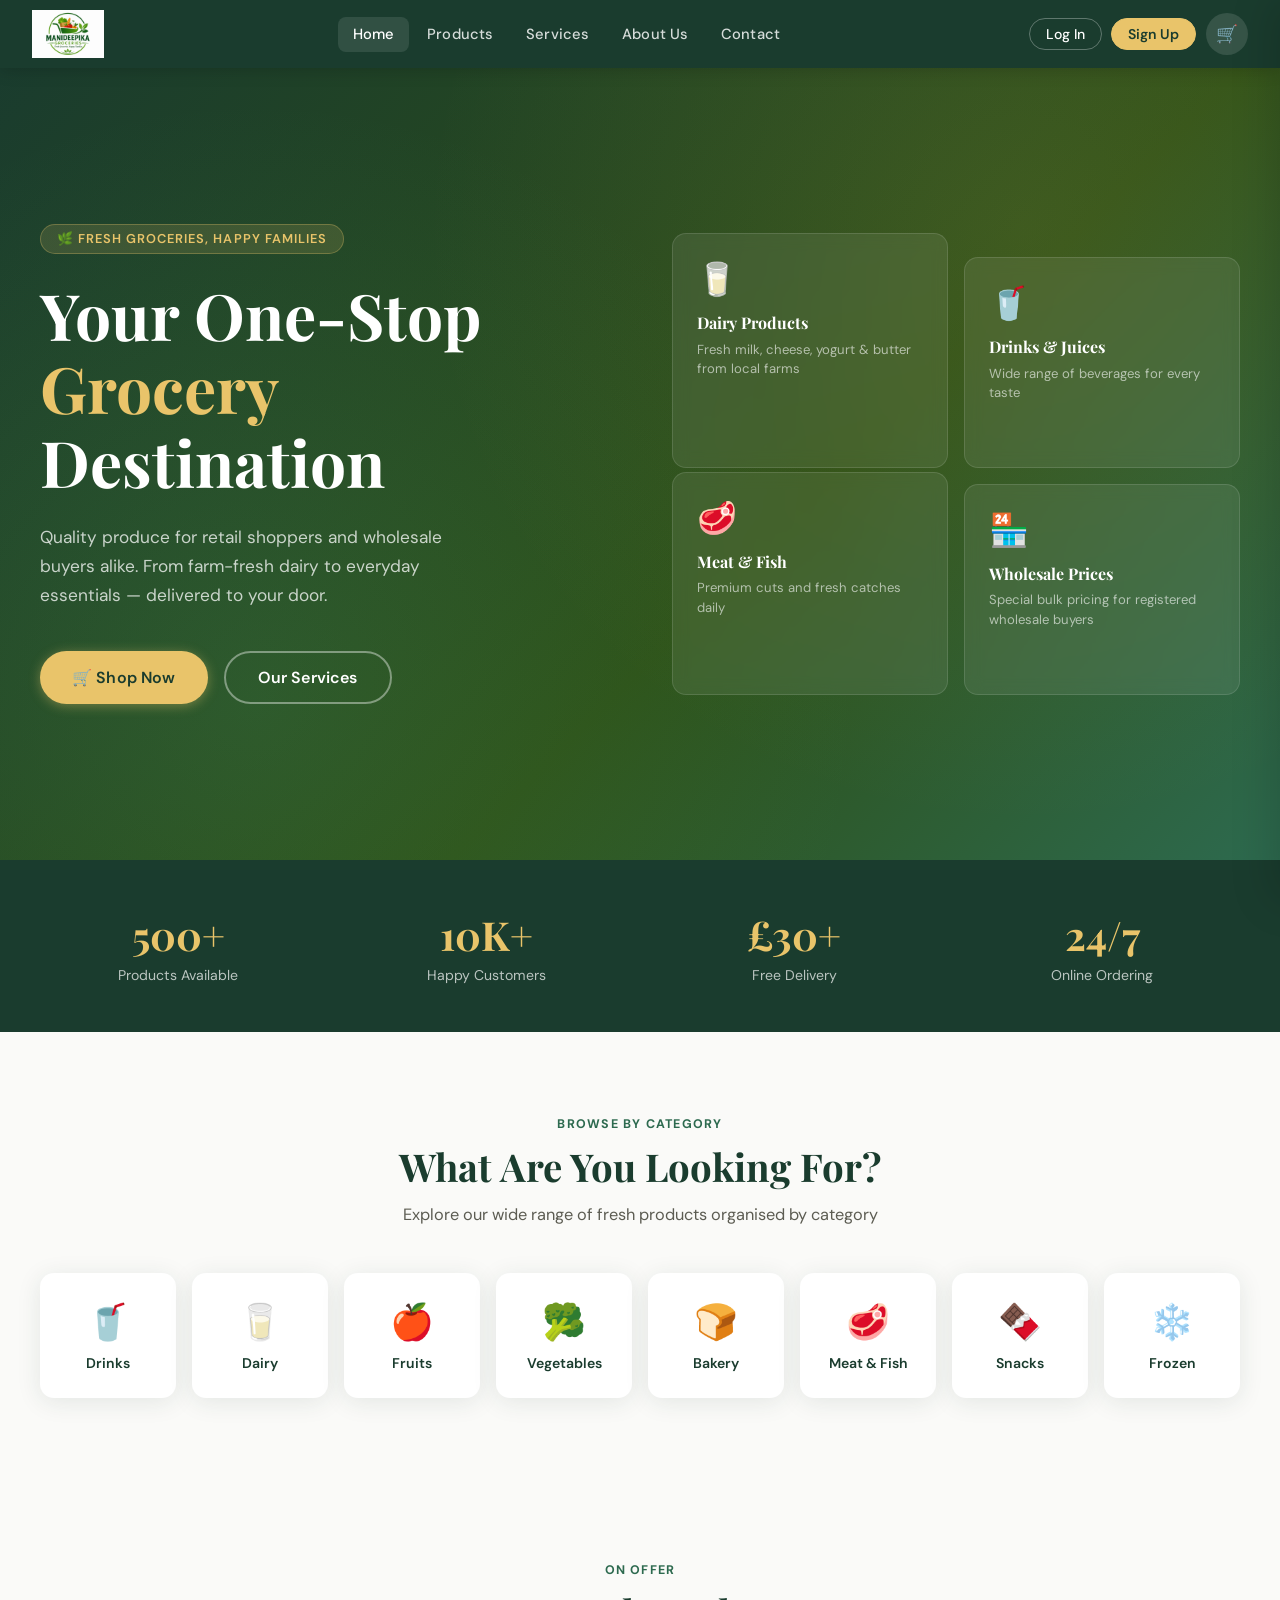
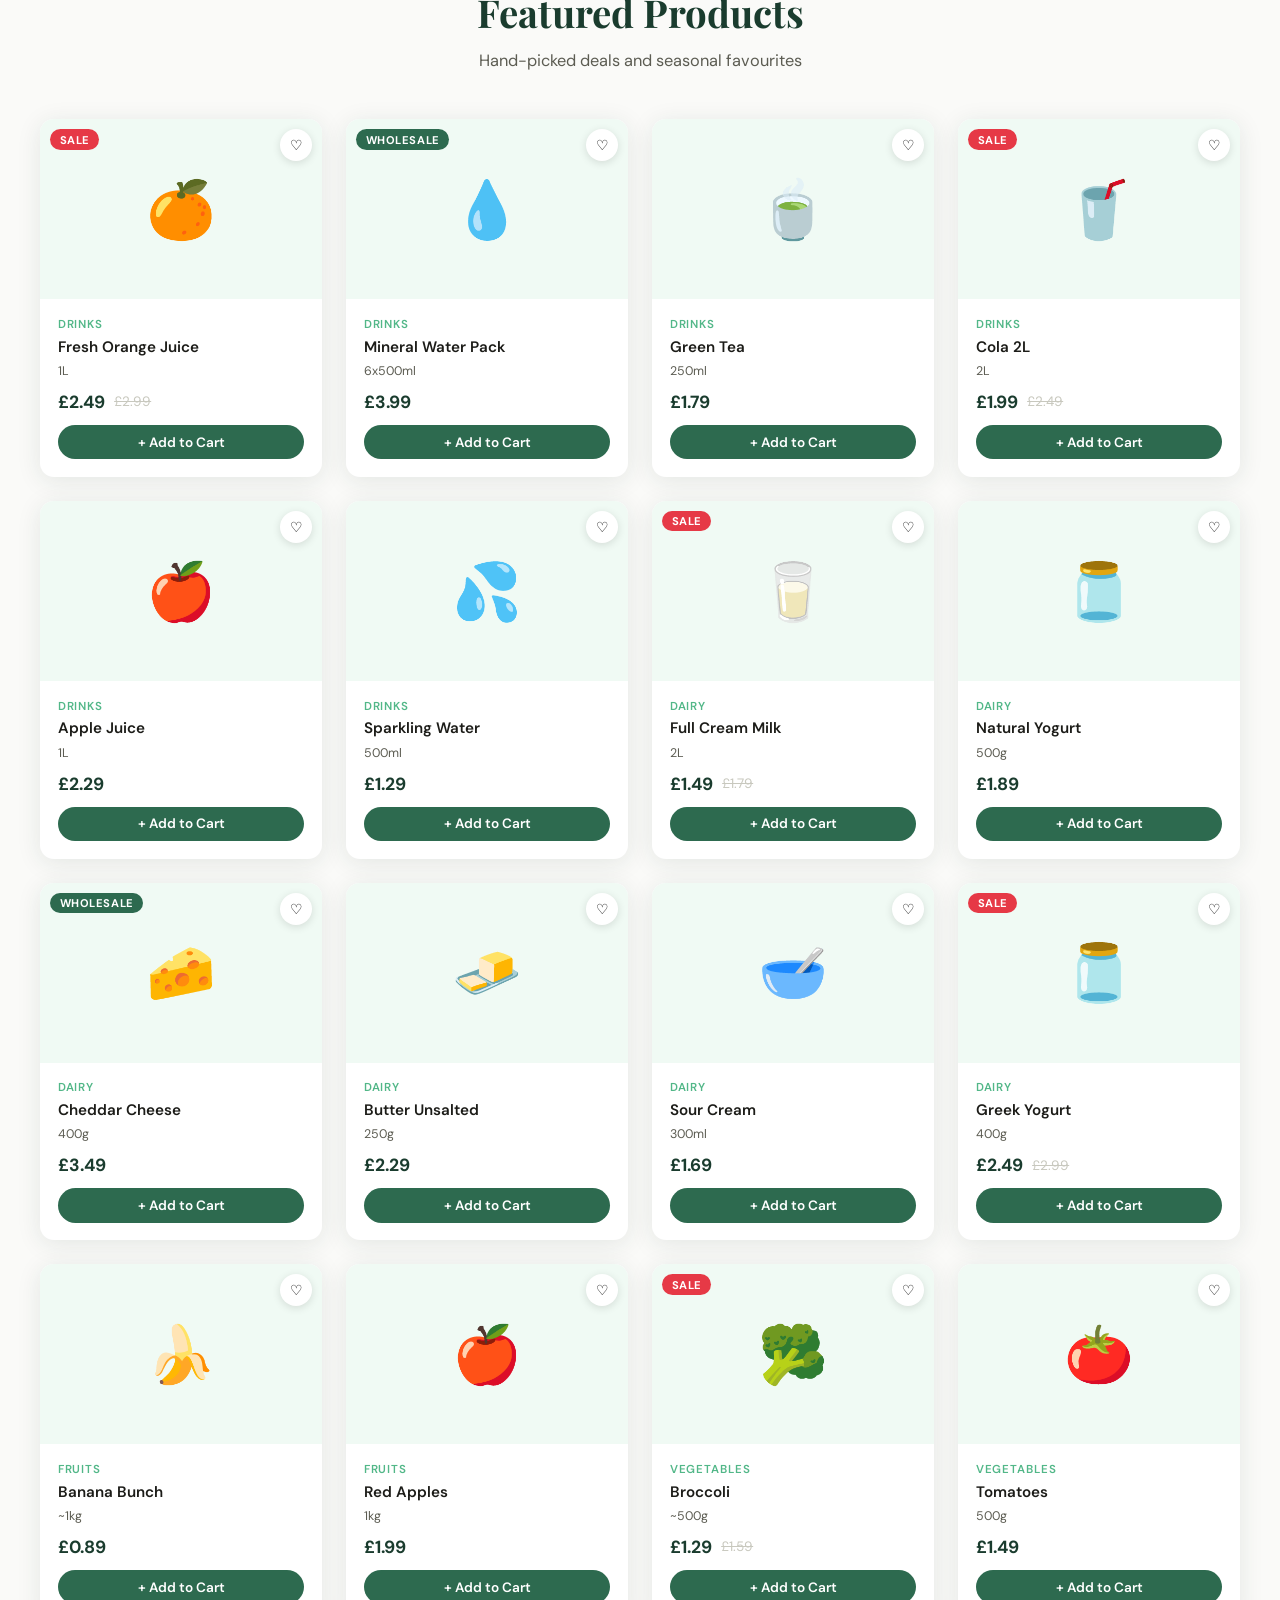
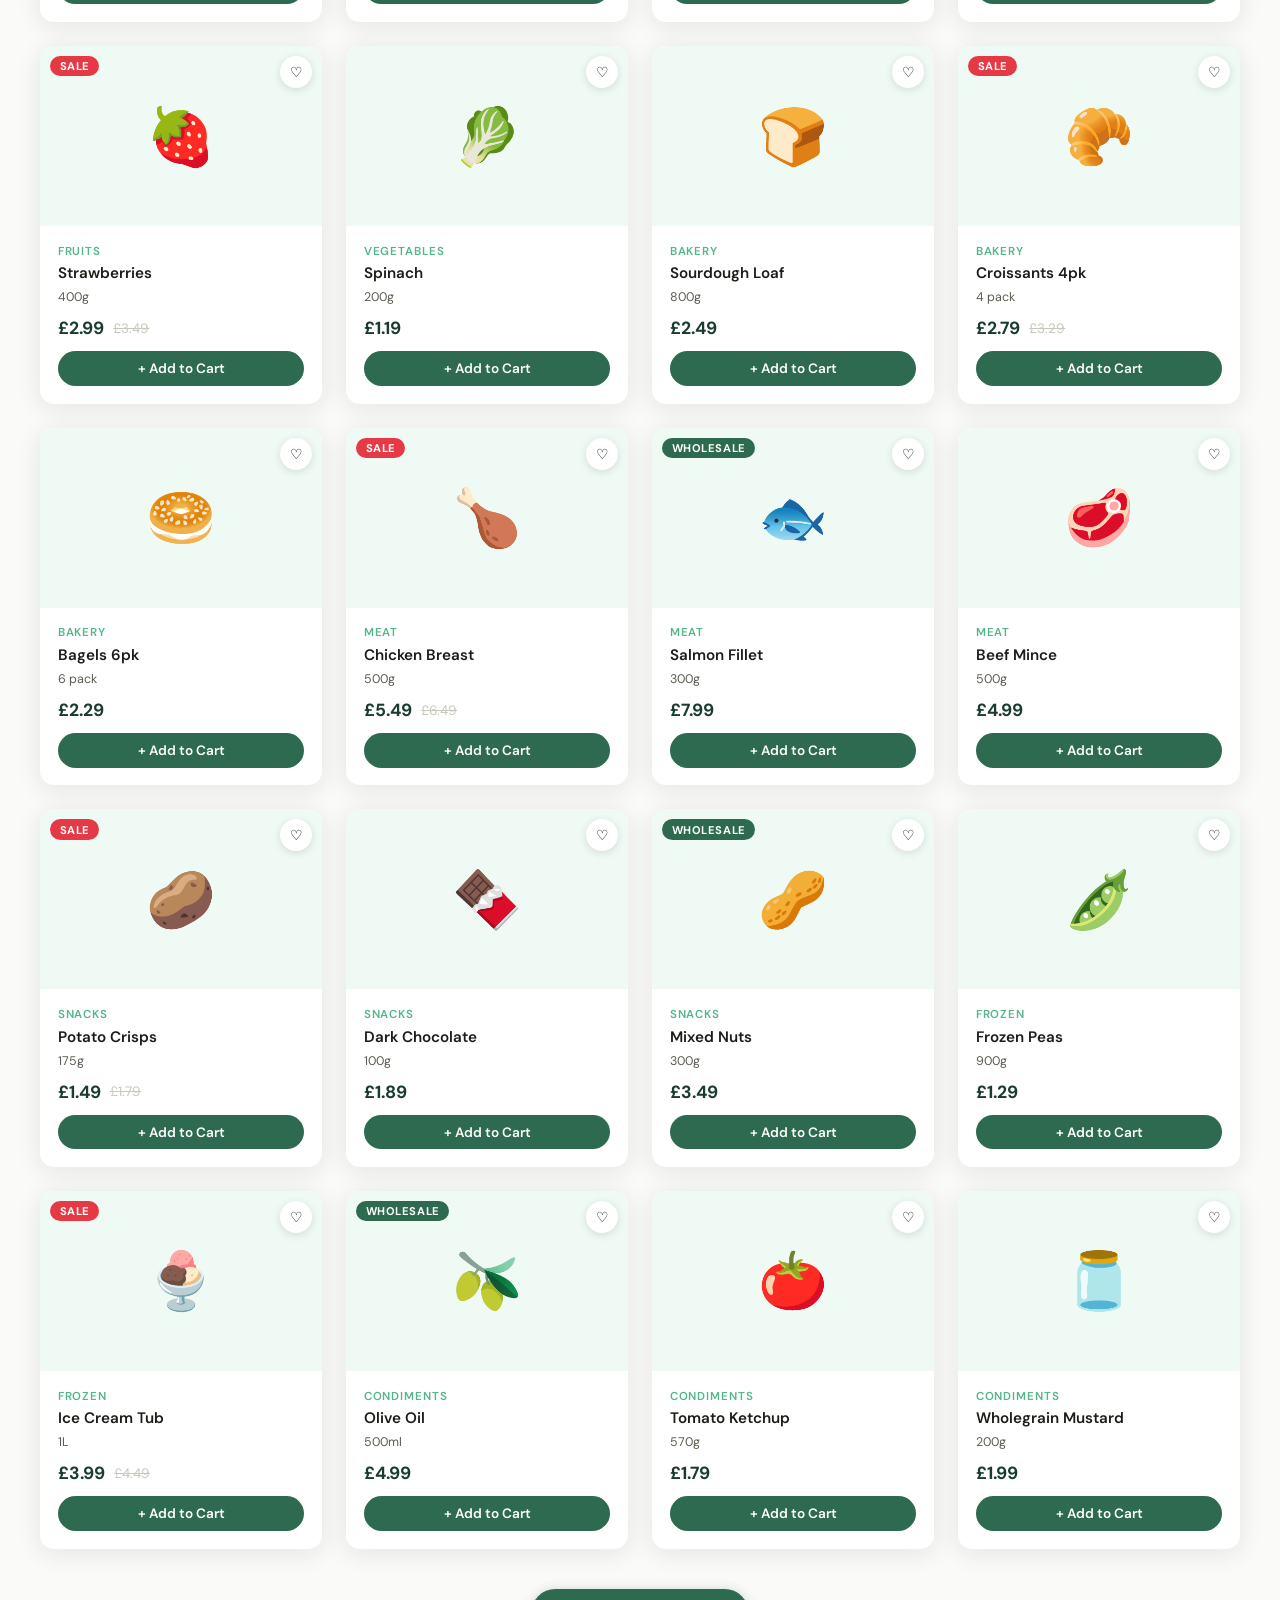
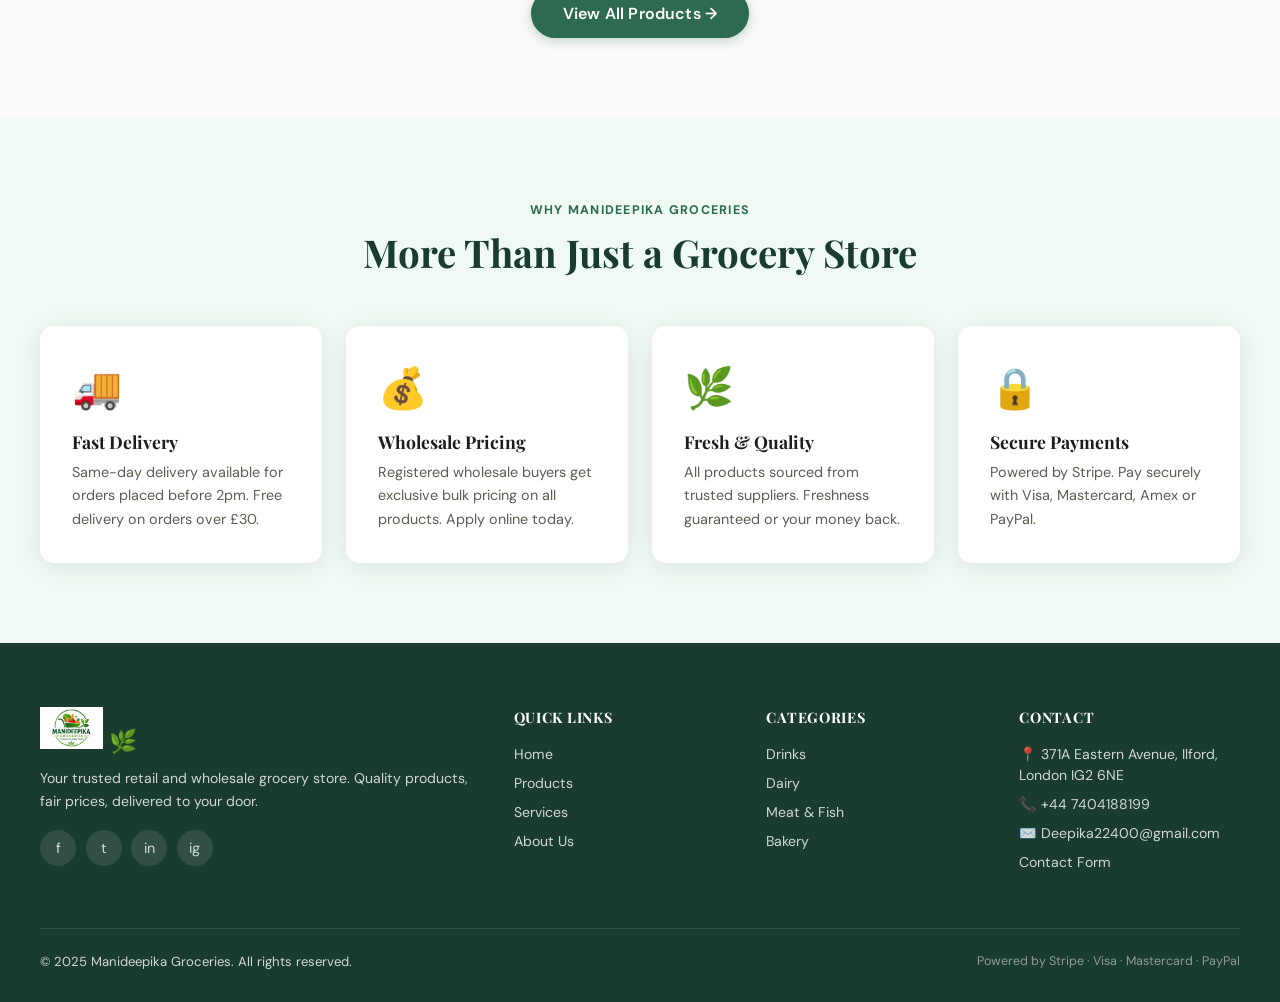
<file: index.html>
<!DOCTYPE html>
<html lang="en">
<head>
  <meta charset="UTF-8" />
  <meta name="viewport" content="width=device-width, initial-scale=1.0" />
  <title>Manideepika Groceries – Retail & Wholesale Groceries</title>
  <link rel="stylesheet" href="css/style.css" />
  <link rel="icon" href="icon.png" />
</head>
<body>

<!-- ══ NAVBAR ══ -->
<nav class="navbar">
  <a class="navbar-brand" onclick="navigate('homePage')" style="cursor:pointer">
    <img src="icon.png" alt="Manideepika Groceries" style="height:48px;width:auto;object-fit:contain;">
  </a>
  <ul class="nav-links">
    <li><a href="#" data-page="homePage" onclick="navigate('homePage')" class="active">Home</a></li>
    <li><a href="#" data-page="productsPage" onclick="navigate('productsPage')">Products</a></li>
    <li><a href="#" data-page="servicesPage" onclick="navigate('servicesPage')">Services</a></li>
    <li><a href="#" data-page="aboutPage" onclick="navigate('aboutPage')">About Us</a></li>
    <li><a href="#" data-page="contactPage" onclick="navigate('contactPage')">Contact</a></li>
  </ul>
  <div class="nav-actions">
    <button class="btn-nav" id="loginBtn" onclick="openModal('loginModal')">Log In</button>
    <button class="btn-nav btn-nav-primary" id="signupBtn" onclick="openModal('signupModal')">Sign Up</button>
    <div id="userMenu" style="display:none;align-items:center;gap:0.6rem;">
      <span id="userGreeting" style="color:rgba(255,255,255,0.8);font-size:0.88rem;"></span>
      <button class="btn-nav" onclick="logout()">Log Out</button>
    </div>
    <button class="cart-btn" onclick="openCart()" title="Cart">
      🛒 <span class="cart-count" style="display:none">0</span>
    </button>
  </div>
</nav>

<!-- ══ PAGES ══ -->

<!-- HOME PAGE -->
<div class="page active" id="homePage">
  <!-- Hero -->
  <section class="hero">
    <div class="hero-bg-pattern"></div>
    <div class="hero-content">
      <div>
        <div class="hero-badge">🌿 Fresh Groceries, Happy Families</div>
        <h1>Your One-Stop <em>Grocery</em> Destination</h1>
        <p>Quality produce for retail shoppers and wholesale buyers alike. From farm-fresh dairy to everyday essentials — delivered to your door.</p>
        <div class="hero-actions">
          <button class="btn btn-gold btn-lg" onclick="navigate('productsPage')">🛒 Shop Now</button>
          <button class="btn btn-outline btn-lg" style="color:white;border-color:rgba(255,255,255,0.4);" onclick="navigate('servicesPage')">Our Services</button>
        </div>
      </div>
      <div class="hero-visual">
        <div class="hero-card">
          <div class="icon">🥛</div>
          <h3>Dairy Products</h3>
          <p>Fresh milk, cheese, yogurt & butter from local farms</p>
        </div>
        <div class="hero-card">
          <div class="icon">🥤</div>
          <h3>Drinks & Juices</h3>
          <p>Wide range of beverages for every taste</p>
        </div>
        <div class="hero-card">
          <div class="icon">🥩</div>
          <h3>Meat & Fish</h3>
          <p>Premium cuts and fresh catches daily</p>
        </div>
        <div class="hero-card">
          <div class="icon">🏪</div>
          <h3>Wholesale Prices</h3>
          <p>Special bulk pricing for registered wholesale buyers</p>
        </div>
      </div>
    </div>
  </section>

  <!-- Stats -->
  <div class="stats-bar">
    <div class="stat-item"><h3>500+</h3><p>Products Available</p></div>
    <div class="stat-item"><h3>10K+</h3><p>Happy Customers</p></div>
    <div class="stat-item"><h3>£30+</h3><p>Free Delivery</p></div>
    <div class="stat-item"><h3>24/7</h3><p>Online Ordering</p></div>
  </div>

  <!-- Categories -->
  <section class="section" style="background:var(--off-white);">
    <div class="container">
      <div class="section-header">
        <span class="label">Browse By Category</span>
        <h2>What Are You Looking For?</h2>
        <p>Explore our wide range of fresh products organised by category</p>
      </div>
      <div class="categories-grid" style="grid-template-columns:repeat(auto-fill,minmax(130px,1fr))">
        <div class="category-card" onclick="navigate('productsPage');setCategory('drinks')">
          <div class="cat-icon">🥤</div><h3>Drinks</h3>
        </div>
        <div class="category-card" onclick="navigate('productsPage');setCategory('dairy')">
          <div class="cat-icon">🥛</div><h3>Dairy</h3>
        </div>
        <div class="category-card" onclick="navigate('productsPage');setCategory('fruits')">
          <div class="cat-icon">🍎</div><h3>Fruits</h3>
        </div>
        <div class="category-card" onclick="navigate('productsPage');setCategory('vegetables')">
          <div class="cat-icon">🥦</div><h3>Vegetables</h3>
        </div>
        <div class="category-card" onclick="navigate('productsPage');setCategory('bakery')">
          <div class="cat-icon">🍞</div><h3>Bakery</h3>
        </div>
        <div class="category-card" onclick="navigate('productsPage');setCategory('meat')">
          <div class="cat-icon">🥩</div><h3>Meat & Fish</h3>
        </div>
        <div class="category-card" onclick="navigate('productsPage');setCategory('snacks')">
          <div class="cat-icon">🍫</div><h3>Snacks</h3>
        </div>
        <div class="category-card" onclick="navigate('productsPage');setCategory('frozen')">
          <div class="cat-icon">❄️</div><h3>Frozen</h3>
        </div>
      </div>
    </div>
  </section>

  <!-- Featured Products -->
  <section class="section">
    <div class="container">
      <div class="section-header">
        <span class="label">On Offer</span>
        <h2>Featured Products</h2>
        <p>Hand-picked deals and seasonal favourites</p>
      </div>
      <div class="products-grid" id="featuredProducts"></div>
      <div style="text-align:center;margin-top:2.5rem;">
        <button class="btn btn-primary btn-lg" onclick="navigate('productsPage')">View All Products →</button>
      </div>
    </div>
  </section>

  <!-- Why Choose Us -->
  <section class="section" style="background:var(--green-pale);">
    <div class="container">
      <div class="section-header">
        <span class="label">Why Manideepika Groceries</span>
        <h2>More Than Just a Grocery Store</h2>
      </div>
      <div class="services-grid">
        <div class="service-card">
          <div class="service-icon">🚚</div>
          <h3>Fast Delivery</h3>
          <p>Same-day delivery available for orders placed before 2pm. Free delivery on orders over £30.</p>
        </div>
        <div class="service-card">
          <div class="service-icon">💰</div>
          <h3>Wholesale Pricing</h3>
          <p>Registered wholesale buyers get exclusive bulk pricing on all products. Apply online today.</p>
        </div>
        <div class="service-card">
          <div class="service-icon">🌿</div>
          <h3>Fresh & Quality</h3>
          <p>All products sourced from trusted suppliers. Freshness guaranteed or your money back.</p>
        </div>
        <div class="service-card">
          <div class="service-icon">🔒</div>
          <h3>Secure Payments</h3>
          <p>Powered by Stripe. Pay securely with Visa, Mastercard, Amex or PayPal.</p>
        </div>
      </div>
    </div>
  </section>

  <!-- Footer -->
  <footer>
    <div class="container">
      <div class="footer-grid">
        <div class="footer-brand">
          <div class="logo"><img src="icon.png" alt="Manideepika Groceries" style="height:42px;width:auto;object-fit:contain;"> 🌿</div>
          <p>Your trusted retail and wholesale grocery store. Quality products, fair prices, delivered to your door.</p>
          <div class="social-links">
            <div class="social-link">f</div>
            <div class="social-link">t</div>
            <div class="social-link">in</div>
            <div class="social-link">ig</div>
          </div>
        </div>
        <div class="footer-col">
          <h4>Quick Links</h4>
          <ul>
            <li><a href="#" onclick="navigate('homePage')">Home</a></li>
            <li><a href="#" onclick="navigate('productsPage')">Products</a></li>
            <li><a href="#" onclick="navigate('servicesPage')">Services</a></li>
            <li><a href="#" onclick="navigate('aboutPage')">About Us</a></li>
          </ul>
        </div>
        <div class="footer-col">
          <h4>Categories</h4>
          <ul>
            <li><a href="#" onclick="navigate('productsPage');setCategory('drinks')">Drinks</a></li>
            <li><a href="#" onclick="navigate('productsPage');setCategory('dairy')">Dairy</a></li>
            <li><a href="#" onclick="navigate('productsPage');setCategory('meat')">Meat & Fish</a></li>
            <li><a href="#" onclick="navigate('productsPage');setCategory('bakery')">Bakery</a></li>
          </ul>
        </div>
        <div class="footer-col">
          <h4>Contact</h4>
          <ul>
            <li><a href="#">📍 371A Eastern Avenue, Ilford, London IG2 6NE</a></li>
            <li><a href="#">📞 +44 7404188199</a></li>
            <li><a href="#">✉️ Deepika22400@gmail.com</a></li>
            <li><a href="#" onclick="navigate('contactPage')">Contact Form</a></li>
          </ul>
        </div>
      </div>
      <div class="footer-bottom">
        <p>© 2025 Manideepika Groceries. All rights reserved.</p>
        <p style="font-size:0.78rem;color:rgba(255,255,255,0.5);">Powered by Stripe · Visa · Mastercard · PayPal</p>
      </div>
    </div>
  </footer>
</div>

<!-- PRODUCTS PAGE -->
<div class="page" id="productsPage">
  <div class="page-hero" style="padding:3rem 2rem 2.5rem;">
    <h1>Our Products</h1>
    <p>Browse hundreds of quality retail and wholesale grocery items</p>
  </div>
  <section class="section" style="padding-top:2rem;">
    <div class="container">
      <div style="display:flex;align-items:center;justify-content:space-between;flex-wrap:wrap;gap:1rem;margin-bottom:1.5rem;">
        <div class="search-bar">
          <input type="text" id="productSearch" placeholder="Search products...">
          <button>🔍</button>
        </div>
        <div style="display:flex;align-items:center;gap:1rem;flex-wrap:wrap;">
          <label style="display:flex;align-items:center;gap:0.5rem;cursor:pointer;font-size:0.88rem;font-weight:600;color:var(--green-dark);">
            <input type="checkbox" id="priceToggle" style="width:auto;accent-color:var(--green-mid);">
            Wholesale Prices
          </label>
          <select id="sortProducts" class="filter-select">
            <option value="">Sort by Default</option>
            <option value="low">Price: Low to High</option>
            <option value="high">Price: High to Low</option>
            <option value="name">Name A–Z</option>
          </select>
        </div>
      </div>
      <div class="categories-grid" id="categoriesGrid" style="margin-bottom:2rem;"></div>
      <div class="products-grid" id="productsGrid"></div>
    </div>
  </section>
  <!-- Footer repeat -->
  <footer style="background:var(--green-dark);padding:2rem;text-align:center;color:rgba(255,255,255,0.6);font-size:0.85rem;">
    © 2025 Manideepika Groceries · <a href="#" onclick="navigate('contactPage')" style="color:var(--gold);">Contact Us</a>
  </footer>
</div>

<!-- SERVICES PAGE -->
<div class="page" id="servicesPage">
  <div class="page-hero">
    <h1>Our Services</h1>
    <p>We offer a complete grocery solution for individuals, families, and businesses</p>
  </div>
  <section class="section">
    <div class="container">
      <div class="section-header">
        <span class="label">What We Offer</span>
        <h2>Services Tailored to Your Needs</h2>
      </div>
      <div class="services-grid">
        <div class="service-card">
          <div class="service-icon">🏪</div>
          <h3>Retail Shopping</h3>
          <p>Shop at standard retail prices with full access to our product catalogue. Perfect for individuals and families looking for quality groceries.</p>
        </div>
        <div class="service-card">
          <div class="service-icon">📦</div>
          <h3>Wholesale Buying</h3>
          <p>Registered wholesale accounts enjoy significantly reduced bulk pricing. Ideal for restaurants, cafes, offices and small businesses.</p>
        </div>
        <div class="service-card">
          <div class="service-icon">🚚</div>
          <h3>Home Delivery</h3>
          <p>Same-day and next-day delivery slots available. Free delivery on orders over £30. Tracked and insured delivery every time.</p>
        </div>
        <div class="service-card">
          <div class="service-icon">🔄</div>
          <h3>Click & Collect</h3>
          <p>Order online and collect from our store at a time that suits you. Skip the queue and pick up your order in minutes.</p>
        </div>
        <div class="service-card">
          <div class="service-icon">📋</div>
          <h3>Standing Orders</h3>
          <p>Set up recurring orders for your regular essentials. We'll process automatically each week so you never run out.</p>
        </div>
        <div class="service-card">
          <div class="service-icon">💳</div>
          <h3>Business Accounts</h3>
          <p>Open a business account with dedicated account management, invoicing, and flexible payment terms up to 30 days.</p>
        </div>
      </div>
    </div>
  </section>
  <section class="section" style="background:var(--green-dark);color:white;text-align:center;">
    <div class="container">
      <h2 style="color:white;margin-bottom:1rem;">Ready to Open a Wholesale Account?</h2>
      <p style="color:rgba(255,255,255,0.75);margin-bottom:2rem;">Register today and unlock exclusive wholesale pricing on all products</p>
      <button class="btn btn-gold btn-lg" onclick="openModal('signupModal')">Register for Wholesale</button>
    </div>
  </section>
  <footer style="background:var(--green-dark);padding:2rem;text-align:center;color:rgba(255,255,255,0.6);font-size:0.85rem;border-top:1px solid rgba(255,255,255,0.1);">
    © 2025 Manideepika Groceries
  </footer>
</div>

<!-- ABOUT PAGE -->
<div class="page" id="aboutPage">
  <div class="page-hero">
    <h1>About Manideepika Groceries</h1>
    <p>A family-run grocery business serving London since 2005 — growing from a single market stall to a thriving retail and wholesale store</p>
  </div>
  <section class="section">
    <div class="container" style="display:grid;grid-template-columns:1fr 1fr;gap:3rem;align-items:center;">
      <div>
        <span class="label text-green">Our Story</span>
        <h2 style="margin-bottom:1rem;">From Market Stall to Grocery Hub</h2>
        <p style="color:var(--gray-dark);line-height:1.8;margin-bottom:1rem;">Manideepika Groceries started in 2005 as a small family-run market stall in East London. Over two decades, we've grown into a full-service retail and wholesale grocery operation serving thousands of customers each week.</p>
        <p style="color:var(--gray-dark);line-height:1.8;margin-bottom:1.5rem;">Our commitment remains the same: bring the freshest, highest-quality produce to every customer — whether you're a home cook buying for your family or a restaurant owner stocking your kitchen.</p>
        <button class="btn btn-primary" onclick="navigate('contactPage')">Get in Touch</button>
      </div>
      <div style="background:var(--green-pale);border-radius:var(--radius);padding:2.5rem;text-align:center;">
        <div style="font-size:5rem;margin-bottom:1rem;">🌿</div>
        <h3 style="font-size:1.3rem;margin-bottom:0.5rem;">Our Mission</h3>
        <p style="color:var(--gray-dark);line-height:1.7;">To make quality groceries accessible and affordable for everyone — from the individual shopper to the growing business — while supporting local suppliers and reducing food waste.</p>
      </div>
    </div>
  </section>
  <div class="stats-bar">
    <div class="stat-item"><h3>20+</h3><p>Years in Business</p></div>
    <div class="stat-item"><h3>10K+</h3><p>Happy Customers</p></div>
    <div class="stat-item"><h3>50+</h3><p>Local Suppliers</p></div>
    <div class="stat-item"><h3>500+</h3><p>Products Stocked</p></div>
  </div>
  <section class="section">
    <div class="container">
      <div class="section-header">
        <span class="label">The Team</span>
        <h2>Meet Our People</h2>
        <p>A dedicated team passionate about food and great customer service</p>
      </div>
      <div class="team-grid">
        <div class="team-card">
          <div class="team-avatar">👩‍💼</div>
          <h3>Manideepika Aluka</h3>
          <p>Founder & CEO</p>
        </div>
        <div class="team-card">
          <div class="team-avatar">👩‍💼</div>
          <h3>Sarah Mitchell</h3>
          <p>Head of Procurement</p>
        </div>
        <div class="team-card">
          <div class="team-avatar">👨‍🍳</div>
          <h3>Ahmed Hassan</h3>
          <p>Wholesale Manager</p>
        </div>
        <div class="team-card">
          <div class="team-avatar">👩‍💻</div>
          <h3>Priya Sharma</h3>
          <p>Operations Manager</p>
        </div>
      </div>
    </div>
  </section>
  <footer style="background:var(--green-dark);padding:2rem;text-align:center;color:rgba(255,255,255,0.6);font-size:0.85rem;">
    © 2025 Manideepika Groceries
  </footer>
</div>

<!-- CONTACT PAGE -->
<div class="page" id="contactPage">
  <div class="page-hero">
    <h1>Contact Us</h1>
    <p>We'd love to hear from you. Get in touch for orders, enquiries, or wholesale applications</p>
  </div>
  <section class="section">
    <div class="container contact-grid">
      <div>
        <h2 style="margin-bottom:1.5rem;">Get In Touch</h2>
        <div class="contact-card">
          <div class="contact-icon">📍</div>
          <div>
            <h4 style="margin-bottom:0.25rem;">Store Address</h4>
            <p style="font-size:0.88rem;color:var(--gray-dark);">371A Eastern Avenue, Ilford, London IG2 6NE</p>
          </div>
        </div>
        <div class="contact-card">
          <div class="contact-icon">📞</div>
          <div>
            <h4 style="margin-bottom:0.25rem;">Phone</h4>
            <p style="font-size:0.88rem;color:var(--gray-dark);">+44 7404188199 (Mon–Sat, 8am–8pm)</p>
          </div>
        </div>
        <div class="contact-card">
          <div class="contact-icon">✉️</div>
          <div>
            <h4 style="margin-bottom:0.25rem;">Email</h4>
            <p style="font-size:0.88rem;color:var(--gray-dark);">Deepika22400@gmail.com</p>
          </div>
        </div>
        <div class="contact-card">
          <div class="contact-icon">🕐</div>
          <div>
            <h4 style="margin-bottom:0.25rem;">Opening Hours</h4>
            <p style="font-size:0.88rem;color:var(--gray-dark);">Mon–Fri: 7am–9pm · Sat: 7am–8pm · Sun: 9am–6pm</p>
          </div>
        </div>
      </div>
      <div>
        <div class="checkout-section">
          <h3>Send Us a Message</h3>
          <form onsubmit="submitContact(event)">
            <div class="form-row">
              <div class="form-group">
                <label>First Name</label>
                <input type="text" placeholder="John" required />
              </div>
              <div class="form-group">
                <label>Last Name</label>
                <input type="text" placeholder="Smith" required />
              </div>
            </div>
            <div class="form-group">
              <label>Email Address</label>
              <input type="email" placeholder="john@example.com" required />
            </div>
            <div class="form-group">
              <label>Subject</label>
              <select>
                <option>General Enquiry</option>
                <option>Wholesale Application</option>
                <option>Order Issue</option>
                <option>Product Feedback</option>
                <option>Delivery Question</option>
              </select>
            </div>
            <div class="form-group">
              <label>Message</label>
              <textarea placeholder="Tell us how we can help..." required></textarea>
            </div>
            <button type="submit" class="btn btn-primary btn-block btn-lg">Send Message ✉️</button>
          </form>
        </div>
      </div>
    </div>
  </section>
  <footer style="background:var(--green-dark);padding:2rem;text-align:center;color:rgba(255,255,255,0.6);font-size:0.85rem;">
    © 2025 Manideepika Groceries
  </footer>
</div>

<!-- CHECKOUT PAGE -->
<div class="page" id="checkoutPage">
  <div class="page-hero" style="padding:2.5rem 2rem 2rem;">
    <h1>Checkout</h1>
    <p>Complete your order securely</p>
  </div>
  <section class="section" style="padding-top:2rem;">
    <div class="container checkout-grid">
      <div>
        <!-- Delivery -->
        <div class="checkout-section">
          <h3>📍 Delivery Information</h3>
          <div class="form-row">
            <div class="form-group">
              <label>First Name</label>
              <input type="text" id="deliveryFirst" placeholder="John" />
            </div>
            <div class="form-group">
              <label>Last Name</label>
              <input type="text" id="deliveryLast" placeholder="Smith" />
            </div>
          </div>
          <div class="form-group">
            <label>Address Line 1</label>
            <input type="text" id="deliveryAddr1" placeholder="123 Example Street" />
          </div>
          <div class="form-group">
            <label>Address Line 2</label>
            <input type="text" id="deliveryAddr2" placeholder="Flat 2B (optional)" />
          </div>
          <div class="form-row">
            <div class="form-group">
              <label>City</label>
              <input type="text" id="deliveryCity" placeholder="London" />
            </div>
            <div class="form-group">
              <label>Postcode</label>
              <input type="text" id="deliveryPost" placeholder="E1 6RF" />
            </div>
          </div>
          <div class="form-group">
            <label>Phone Number</label>
            <input type="tel" placeholder="+44 7700 000000" />
          </div>
        </div>

        <!-- Delivery Slot -->
        <div class="checkout-section">
          <h3>🚚 Delivery Options</h3>
          <div class="payment-methods">
            <label class="payment-option active">
              <input type="radio" name="delivery" checked> Standard Delivery (1–2 days) — FREE over £30
              <span style="margin-left:auto;font-weight:700;color:var(--green-mid);">£2.99</span>
            </label>
            <label class="payment-option">
              <input type="radio" name="delivery"> Same-Day Delivery (order before 2pm)
              <span style="margin-left:auto;font-weight:700;color:var(--green-mid);">£4.99</span>
            </label>
            <label class="payment-option">
              <input type="radio" name="delivery"> Click & Collect (free)
              <span style="margin-left:auto;font-weight:700;color:var(--green-mid);">FREE</span>
            </label>
          </div>
        </div>

        <!-- Payment -->
        <div class="checkout-section">
          <h3>💳 Payment Method</h3>
          <div class="payment-methods">
            <div class="payment-option active" data-method="card" onclick="selectPaymentMethod('card')">
              <input type="radio" name="payment" checked>
              <span>Credit / Debit Card</span>
              <div class="payment-icons">
                <span class="payment-icon-badge">VISA</span>
                <span class="payment-icon-badge">MC</span>
                <span class="payment-icon-badge">AMEX</span>
              </div>
            </div>
            <div class="payment-option" data-method="stripe" onclick="selectPaymentMethod('stripe')">
              <input type="radio" name="payment">
              <span>🔷 Stripe Secure Pay</span>
              <div class="payment-icons">
                <span class="payment-icon-badge" style="background:#6772e5;color:white;">Stripe</span>
              </div>
            </div>
            <div class="payment-option" data-method="paypal" onclick="selectPaymentMethod('paypal')">
              <input type="radio" name="payment">
              <span>🔵 PayPal</span>
              <div class="payment-icons">
                <span class="payment-icon-badge" style="background:#003087;color:white;">PayPal</span>
              </div>
            </div>
          </div>

          <!-- Card Fields -->
          <div id="cardFields" style="margin-top:1rem;">
            <div style="background:var(--green-pale);border:1px solid var(--green-light);border-radius:var(--radius-sm);padding:0.75rem 1rem;margin-bottom:1rem;font-size:0.82rem;color:var(--green-dark);">
              🔒 Your payment is secured by 256-bit SSL encryption via Stripe
            </div>
            <div class="form-group">
              <label>Cardholder Name</label>
              <input type="text" id="cardName" placeholder="John Smith" />
            </div>
            <div class="form-group">
              <label>Card Number</label>
              <input type="text" id="cardNumber" placeholder="1234 5678 9012 3456" maxlength="19"
                oninput="this.value=this.value.replace(/\D/g,'').replace(/(.{4})/g,'$1 ').trim()" />
            </div>
            <div class="form-row">
              <div class="form-group">
                <label>Expiry Date</label>
                <input type="text" id="cardExpiry" placeholder="MM / YY" maxlength="7"
                  oninput="this.value=this.value.replace(/\D/g,'').replace(/^(\d{2})(\d)/,'$1 / $2')" />
              </div>
              <div class="form-group">
                <label>CVV</label>
                <input type="text" id="cardCVV" placeholder="123" maxlength="4"
                  oninput="this.value=this.value.replace(/\D/g,'')" />
              </div>
            </div>
          </div>

          <!-- PayPal -->
          <div id="paypalFields" style="display:none;margin-top:1rem;text-align:center;">
            <div style="background:#f5f7fa;border:2px solid #003087;border-radius:var(--radius-sm);padding:2rem;">
              <div style="font-size:2rem;margin-bottom:0.5rem;">🔵</div>
              <p style="color:#003087;font-weight:600;">You will be redirected to PayPal to complete your payment</p>
            </div>
          </div>
        </div>
      </div>

      <!-- Order Summary -->
      <div>
        <div class="order-summary">
          <h3 style="font-size:1.1rem;margin-bottom:1.25rem;padding-bottom:0.75rem;border-bottom:1px solid var(--gray-light);">🧾 Order Summary</h3>
          <div class="cart-summary" id="checkoutItems"></div>
          <div class="cart-summary" style="border-top:1px solid var(--gray-light);padding-top:0.75rem;margin-top:0.5rem;">
            <div class="cart-summary-row"><span>Subtotal</span><span id="checkoutSubtotal">£0.00</span></div>
            <div class="cart-summary-row"><span>Delivery</span><span id="checkoutDelivery">£2.99</span></div>
            <div class="cart-summary-row total"><span>Total</span><span id="checkoutTotal">£0.00</span></div>
          </div>
          <div class="form-group mt-2">
            <label>Promo Code</label>
            <div style="display:flex;gap:0.5rem;">
              <input type="text" placeholder="Enter code" style="margin:0;" />
              <button class="btn btn-outline btn-sm" style="white-space:nowrap;">Apply</button>
            </div>
          </div>
          <button class="btn btn-primary btn-block btn-lg mt-2" onclick="placeOrder()">
            Place Order 🔒
          </button>
          <p style="font-size:0.75rem;color:var(--gray-dark);text-align:center;margin-top:0.75rem;">
            By placing your order you agree to our Terms & Conditions
          </p>
        </div>
      </div>
    </div>
  </section>
</div>

<!-- ORDER CONFIRMATION PAGE -->
<div class="page" id="confirmPage">
  <section class="section" style="min-height:80vh;display:flex;align-items:center;justify-content:center;">
    <div style="text-align:center;max-width:500px;">
      <div style="font-size:5rem;margin-bottom:1rem;">🎉</div>
      <h1 style="font-size:2rem;color:var(--green-dark);margin-bottom:0.75rem;">Order Confirmed!</h1>
      <p style="color:var(--gray-dark);margin-bottom:1rem;">Thank you for shopping with Manideepika Groceries. Your order has been received and is being processed.</p>
      <div style="background:var(--green-pale);border-radius:var(--radius);padding:1.5rem;margin-bottom:2rem;">
        <div style="font-size:0.85rem;color:var(--gray-dark);">Order Number</div>
        <div id="orderNumber" style="font-size:1.4rem;font-weight:700;color:var(--green-dark);font-family:'Playfair Display',serif;"></div>
        <div style="font-size:0.82rem;color:var(--gray-dark);margin-top:0.5rem;">A confirmation has been sent to your email</div>
      </div>
      <div style="display:flex;gap:1rem;justify-content:center;">
        <button class="btn btn-primary" onclick="navigate('productsPage')">Continue Shopping</button>
        <button class="btn btn-outline" onclick="navigate('homePage')">Go to Home</button>
      </div>
    </div>
  </section>
</div>

<!-- ══ CART SIDEBAR ══ -->
<div class="cart-overlay" id="cartOverlay" onclick="closeCart()"></div>
<div class="cart-sidebar" id="cartSidebar">
  <div class="cart-header">
    <h2>🛒 Your Cart</h2>
    <button class="cart-close" onclick="closeCart()">✕</button>
  </div>
  <div class="cart-items" id="cartItems">
    <div class="empty-state"><div class="icon">🛒</div><h3>Your cart is empty</h3><p>Add products to get started</p></div>
  </div>
  <div class="cart-footer">
    <div class="cart-summary">
      <div class="cart-summary-row"><span>Subtotal</span><span id="cartSubtotal">£0.00</span></div>
      <div class="cart-summary-row"><span>Delivery</span><span id="cartDelivery">£2.99</span></div>
      <div class="cart-summary-row total"><span>Total</span><span id="cartTotal">£0.00</span></div>
    </div>
    <p style="font-size:0.78rem;color:var(--green-bright);margin-bottom:0.75rem;font-weight:600;">🎉 Free delivery on orders over £30!</p>
    <button class="btn btn-primary btn-block" onclick="closeCart();navigate('checkoutPage');renderOrderSummary();">
      Proceed to Checkout →
    </button>
    <button class="btn btn-outline btn-block mt-1" onclick="closeCart()">Continue Shopping</button>
  </div>
</div>

<!-- ══ MODALS ══ -->

<!-- Login Modal -->
<div class="modal-overlay" id="loginModal" onclick="if(event.target===this)closeModal('loginModal')">
  <div class="modal">
    <div class="modal-header">
      <h2>Welcome Back 👋</h2>
      <button class="cart-close" onclick="closeModal('loginModal')">✕</button>
    </div>
    <div class="modal-body">
      <form onsubmit="handleLogin(event)">
        <div class="form-group">
          <label>Email Address</label>
          <input type="email" id="loginEmail" placeholder="your@email.com" required />
        </div>
        <div class="form-group">
          <label>Password</label>
          <input type="password" id="loginPassword" placeholder="••••••••" required />
        </div>
        <button type="submit" class="btn btn-primary btn-block btn-lg" style="margin-top:0.5rem;">Log In</button>
      </form>
      <p style="text-align:center;margin-top:1rem;font-size:0.88rem;color:var(--gray-dark);">
        Don't have an account?
        <a href="#" onclick="closeModal('loginModal');openModal('signupModal')" style="color:var(--green-mid);font-weight:600;">Sign Up</a>
      </p>
    </div>
  </div>
</div>

<!-- Signup Modal -->
<div class="modal-overlay" id="signupModal" onclick="if(event.target===this)closeModal('signupModal')">
  <div class="modal">
    <div class="modal-header">
      <h2>Create Account 🌿</h2>
      <button class="cart-close" onclick="closeModal('signupModal')">✕</button>
    </div>
    <div class="modal-body">
      <form onsubmit="handleSignup(event)">
        <div class="form-row">
          <div class="form-group">
            <label>First Name</label>
            <input type="text" id="signupFirst" placeholder="John" required />
          </div>
          <div class="form-group">
            <label>Last Name</label>
            <input type="text" id="signupLast" placeholder="Smith" required />
          </div>
        </div>
        <div class="form-group">
          <label>Email Address</label>
          <input type="email" id="signupEmail" placeholder="your@email.com" required />
        </div>
        <div class="form-group">
          <label>Account Type</label>
          <select id="signupType">
            <option value="retail">Retail Customer</option>
            <option value="wholesale">Wholesale Buyer</option>
          </select>
          <p class="form-hint">Wholesale buyers get exclusive bulk pricing</p>
        </div>
        <div class="form-group">
          <label>Password</label>
          <input type="password" id="signupPassword" placeholder="Min. 6 characters" required minlength="6" />
        </div>
        <div class="form-group">
          <label>Confirm Password</label>
          <input type="password" id="signupConfirm" placeholder="Repeat password" required />
        </div>
        <button type="submit" class="btn btn-primary btn-block btn-lg" style="margin-top:0.5rem;">Create Account</button>
      </form>
      <p style="text-align:center;margin-top:1rem;font-size:0.88rem;color:var(--gray-dark);">
        Already have an account?
        <a href="#" onclick="closeModal('signupModal');openModal('loginModal')" style="color:var(--green-mid);font-weight:600;">Log In</a>
      </p>
    </div>
  </div>
</div>

<!-- Toast Container -->
<div class="toast-container" id="toastContainer"></div>

<script src="script/app.js"></script>
<script>
  function submitContact(e) {
    e.preventDefault();
    showToast('Message sent! We\'ll get back to you shortly 📧');
    e.target.reset();
  }
</script>
</body>
</html>
</file>
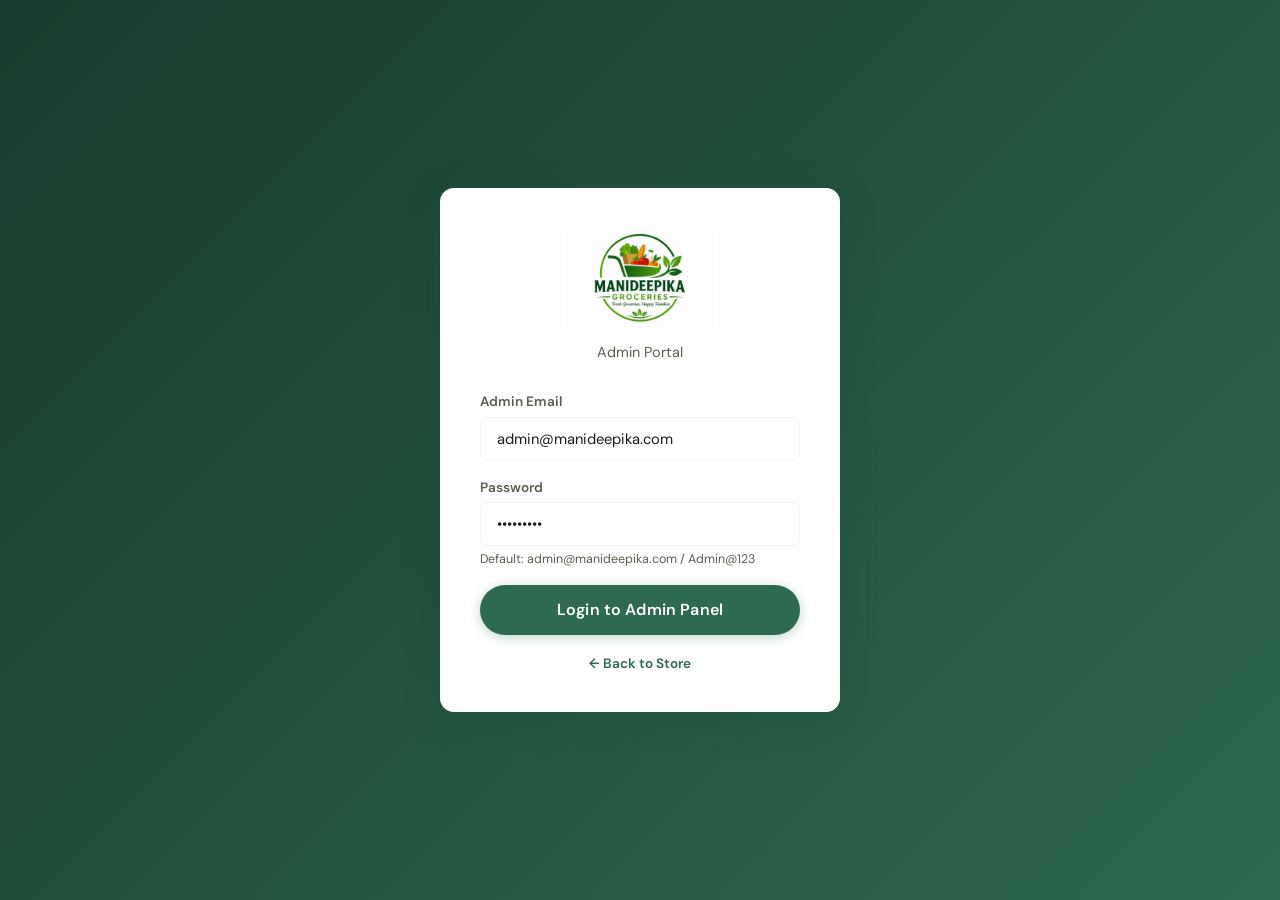
<file: admin.html>
<!DOCTYPE html>
<html lang="en">
<head>
  <meta charset="UTF-8" />
  <meta name="viewport" content="width=device-width, initial-scale=1.0" />
  <title>Manideepika Groceries Admin Portal</title>
  <link rel="stylesheet" href="css/style.css" />
  <link rel="icon" href="icon.png" />
  <style>
    body { background: var(--gray-light); }
    .admin-login-wrap {
      min-height: 100vh; display: flex; align-items: center; justify-content: center;
      background: linear-gradient(135deg, var(--green-dark), var(--green-mid));
    }
    .admin-login-box {
      background: white; border-radius: var(--radius); padding: 2.5rem;
      width: 100%; max-width: 400px; box-shadow: var(--shadow-lg);
    }
    .admin-login-box .logo { text-align:center; margin-bottom:2rem; }
    .admin-login-box .logo span { color: var(--gold); }
    .admin-section { display: none; }
    .admin-section.active { display: block; }
  </style>
</head>
<body>

<!-- ══ ADMIN LOGIN ══ -->
<div id="adminLoginSection" class="admin-login-wrap">
  <div class="admin-login-box">
    <div class="logo">
      <h2 style="font-family:'Playfair Display',serif;font-size:1.8rem;color:var(--green-dark);">
         <img src="icon.png" alt="Manideepika Groceries" style="height:100px;width:auto;object-fit:contain;">
      </h2>
      <p style="color:var(--gray-dark);font-size:0.9rem;margin-top:0.5rem;">Admin Portal</p>
    </div>
    <form onsubmit="adminLogin(event)">
      <div class="form-group">
        <label>Admin Email</label>
        <input type="email" id="adminEmail" placeholder="admin@manideepika.com" required value="admin@manideepika.com" />
      </div>
      <div class="form-group">
        <label>Password</label>
        <input type="password" id="adminPass" placeholder="••••••••" required value="Admin@123" />
        <p class="form-hint">Default: admin@manideepika.com / Admin@123</p>
      </div>
      <button type="submit" class="btn btn-primary btn-block btn-lg">Login to Admin Panel</button>
    </form>
    <p style="text-align:center;margin-top:1.25rem;font-size:0.85rem;">
      <a href="../ap2/index.html" style="color:var(--green-mid);font-weight:600;">← Back to Store</a>
    </p>
  </div>
</div>

<!-- ══ ADMIN DASHBOARD ══ -->
<div id="adminDashboard" style="display:none;" class="admin-layout">
  <!-- Sidebar -->
  <aside class="admin-sidebar">
    <div class="admin-logo">
      <img src="icon.png" alt="Manideepika Groceries" style="height:44px;width:auto;object-fit:contain;">
      <p style="color:rgba(255,255,255,0.5);font-size:0.78rem;margin-top:0.4rem;">Admin Portal</p>
    </div>
    <ul class="admin-nav">
      <li><a href="#" data-sec="overview" class="active" onclick="showAdminSection('overview')">📊 Overview</a></li>
      <li><a href="#" data-sec="products" onclick="showAdminSection('products')">📦 Products</a></li>
      <li><a href="#" data-sec="orders" onclick="showAdminSection('orders')">🧾 Orders</a></li>
      <li><a href="#" data-sec="users" onclick="showAdminSection('users')">👥 Customers</a></li>
      <li><a href="#" data-sec="categories" onclick="showAdminSection('categories')">🗂 Categories</a></li>
    </ul>
    <div style="padding:1.5rem;border-top:1px solid rgba(255,255,255,0.1);margin-top:auto;">
      <a href="../ap2/index.html" style="display:block;color:rgba(255,255,255,0.6);font-size:0.85rem;margin-bottom:0.75rem;">🏪 View Store</a>
      <button onclick="adminLogout()" class="btn btn-danger btn-sm btn-block">Log Out</button>
    </div>
  </aside>

  <!-- Main -->
  <main class="admin-main">
    <div class="admin-topbar">
      <h1 id="adminPageTitle">Dashboard Overview</h1>
      <div style="display:flex;align-items:center;gap:1rem;">
        <span style="font-size:0.85rem;color:var(--gray-dark);">Admin</span>
        <div style="width:36px;height:36px;background:var(--green-pale);border-radius:50%;display:flex;align-items:center;justify-content:center;">👤</div>
      </div>
    </div>

    <div class="admin-content">

      <!-- ── OVERVIEW ── -->
      <div class="admin-section active" id="admin-overview">
        <div class="admin-stats">
          <div class="stat-card">
            <div class="stat-label">Total Products</div>
            <div class="stat-value" id="statProducts">0</div>
            <div class="stat-change">📦 Active listings</div>
          </div>
          <div class="stat-card">
            <div class="stat-label">Total Orders</div>
            <div class="stat-value" id="statOrders">0</div>
            <div class="stat-change">🧾 All time</div>
          </div>
          <div class="stat-card">
            <div class="stat-label">Revenue</div>
            <div class="stat-value" id="statRevenue">£0</div>
            <div class="stat-change">💰 Gross total</div>
          </div>
          <div class="stat-card">
            <div class="stat-label">Customers</div>
            <div class="stat-value" id="statUsers">0</div>
            <div class="stat-change">👥 Registered</div>
          </div>
        </div>

        <div style="display:grid;grid-template-columns:1fr 1fr;gap:1.5rem;">
          <div class="data-table">
            <div class="table-header">
              <h3>📊 Quick Actions</h3>
            </div>
            <div style="padding:1.5rem;display:flex;flex-direction:column;gap:0.75rem;">
              <button class="btn btn-primary" onclick="showAdminSection('products');openModal('addProductModal')">+ Add New Product</button>
              <button class="btn btn-outline" onclick="showAdminSection('orders')">📦 View All Orders</button>
              <button class="btn btn-outline" onclick="showAdminSection('users')">👥 View Customers</button>
              <a href="../ap2/index.html" target="_blank" class="btn btn-outline" style="text-align:center;">🏪 Open Store</a>
            </div>
          </div>
          <div class="data-table">
            <div class="table-header"><h3>📋 Store Summary</h3></div>
            <div style="padding:1.5rem;">
              <div style="display:flex;justify-content:space-between;padding:0.6rem 0;border-bottom:1px solid var(--gray-light);font-size:0.9rem;">
                <span>Drink Products</span><span id="catDrinks" style="font-weight:700;">–</span>
              </div>
              <div style="display:flex;justify-content:space-between;padding:0.6rem 0;border-bottom:1px solid var(--gray-light);font-size:0.9rem;">
                <span>Dairy Products</span><span id="catDairy" style="font-weight:700;">–</span>
              </div>
              <div style="display:flex;justify-content:space-between;padding:0.6rem 0;border-bottom:1px solid var(--gray-light);font-size:0.9rem;">
                <span>Meat & Fish</span><span id="catMeat" style="font-weight:700;">–</span>
              </div>
              <div style="display:flex;justify-content:space-between;padding:0.6rem 0;font-size:0.9rem;">
                <span>Sale Items</span><span id="catSale" style="font-weight:700;color:var(--red);">–</span>
              </div>
            </div>
          </div>
        </div>
      </div>

      <!-- ── PRODUCTS ── -->
      <div class="admin-section" id="admin-products">
        <div class="data-table">
          <div class="table-header">
            <h3>📦 All Products</h3>
            <div style="display:flex;gap:0.75rem;align-items:center;">
              <input type="text" placeholder="Search products..." style="width:200px;padding:0.45rem 0.75rem;font-size:0.85rem;" oninput="filterAdminProducts(this.value)" />
              <button class="btn btn-primary btn-sm" onclick="openModal('addProductModal')">+ Add Product</button>
            </div>
          </div>
          <div style="overflow-x:auto;">
            <table>
              <thead>
                <tr>
                  <th>Product</th>
                  <th>Category</th>
                  <th>Retail Price</th>
                  <th>Wholesale</th>
                  <th>Weight</th>
                  <th>Actions</th>
                </tr>
              </thead>
              <tbody id="adminProductsBody"></tbody>
            </table>
          </div>
        </div>
      </div>

      <!-- ── ORDERS ── -->
      <div class="admin-section" id="admin-orders">
        <div class="data-table">
          <div class="table-header">
            <h3>🧾 All Orders</h3>
            <button class="btn btn-outline btn-sm" onclick="renderAdminOrders()">Refresh</button>
          </div>
          <div style="overflow-x:auto;">
            <table>
              <thead>
                <tr>
                  <th>Order ID</th>
                  <th>Customer</th>
                  <th>Date</th>
                  <th>Total</th>
                  <th>Status</th>
                  <th>Update</th>
                </tr>
              </thead>
              <tbody id="adminOrdersBody"></tbody>
            </table>
          </div>
        </div>
      </div>

      <!-- ── USERS ── -->
      <div class="admin-section" id="admin-users">
        <div class="data-table">
          <div class="table-header">
            <h3>👥 Registered Customers</h3>
          </div>
          <div style="overflow-x:auto;">
            <table>
              <thead>
                <tr>
                  <th>Name</th>
                  <th>Email</th>
                  <th>Account Type</th>
                  <th>ID</th>
                </tr>
              </thead>
              <tbody id="adminUsersBody"></tbody>
            </table>
          </div>
        </div>
      </div>

      <!-- ── CATEGORIES ── -->
      <div class="admin-section" id="admin-categories">
        <div class="data-table">
          <div class="table-header">
            <h3>🗂 Product Categories</h3>
          </div>
          <div style="overflow-x:auto;">
            <table>
              <thead>
                <tr>
                  <th>Category</th>
                  <th>Emoji</th>
                  <th>Products Count</th>
                  <th>Actions</th>
                </tr>
              </thead>
              <tbody id="adminCategoriesBody"></tbody>
            </table>
          </div>
        </div>
      </div>

    </div><!-- /admin-content -->
  </main>
</div>

<!-- ══ MODALS ══ -->

<!-- Add Product Modal -->
<div class="modal-overlay" id="addProductModal" onclick="if(event.target===this)closeModal('addProductModal')">
  <div class="modal">
    <div class="modal-header">
      <h2>➕ Add New Product</h2>
      <button class="cart-close" onclick="closeModal('addProductModal')">✕</button>
    </div>
    <div class="modal-body">
      <form onsubmit="addNewProduct(event)">
        <div class="form-row">
          <div class="form-group">
            <label>Product Name</label>
            <input type="text" id="newName" placeholder="e.g. Fresh Orange Juice" required />
          </div>
          <div class="form-group">
            <label>Emoji</label>
            <input type="text" id="newEmoji" placeholder="🥤" maxlength="4" />
          </div>
        </div>
        <div class="form-group">
          <label>Category</label>
          <select id="newCategory" required>
            <option value="">Select category</option>
            <option value="drinks">🥤 Drinks</option>
            <option value="dairy">🥛 Dairy</option>
            <option value="fruits">🍎 Fruits</option>
            <option value="vegetables">🥦 Vegetables</option>
            <option value="bakery">🍞 Bakery</option>
            <option value="meat">🥩 Meat & Fish</option>
            <option value="snacks">🍫 Snacks</option>
            <option value="frozen">❄️ Frozen</option>
            <option value="condiments">🫙 Condiments</option>
          </select>
        </div>
        <div class="form-row">
          <div class="form-group">
            <label>Retail Price (£)</label>
            <input type="number" id="newPrice" step="0.01" min="0" placeholder="2.49" required />
          </div>
          <div class="form-group">
            <label>Wholesale Price (£)</label>
            <input type="number" id="newWholesale" step="0.01" min="0" placeholder="1.89" required />
          </div>
        </div>
        <div class="form-group">
          <label>Weight / Size</label>
          <input type="text" id="newWeight" placeholder="e.g. 1L, 500g, 4 pack" required />
        </div>
        <div class="modal-footer" style="border:none;padding:0;margin-top:1rem;">
          <button type="button" class="btn btn-outline" onclick="closeModal('addProductModal')">Cancel</button>
          <button type="submit" class="btn btn-primary">Add Product</button>
        </div>
      </form>
    </div>
  </div>
</div>

<!-- Edit Product Modal -->
<div class="modal-overlay" id="editProductModal" onclick="if(event.target===this)closeModal('editProductModal')">
  <div class="modal">
    <div class="modal-header">
      <h2>✏️ Edit Product</h2>
      <button class="cart-close" onclick="closeModal('editProductModal')">✕</button>
    </div>
    <div class="modal-body">
      <form onsubmit="saveEditProduct(event)">
        <input type="hidden" id="editProductId" />
        <div class="form-row">
          <div class="form-group">
            <label>Product Name</label>
            <input type="text" id="editName" required />
          </div>
          <div class="form-group">
            <label>Emoji</label>
            <input type="text" id="editEmoji" maxlength="4" />
          </div>
        </div>
        <div class="form-group">
          <label>Category</label>
          <select id="editCategory">
            <option value="drinks">🥤 Drinks</option>
            <option value="dairy">🥛 Dairy</option>
            <option value="fruits">🍎 Fruits</option>
            <option value="vegetables">🥦 Vegetables</option>
            <option value="bakery">🍞 Bakery</option>
            <option value="meat">🥩 Meat & Fish</option>
            <option value="snacks">🍫 Snacks</option>
            <option value="frozen">❄️ Frozen</option>
            <option value="condiments">🫙 Condiments</option>
          </select>
        </div>
        <div class="form-row">
          <div class="form-group">
            <label>Retail Price (£)</label>
            <input type="number" id="editPrice" step="0.01" min="0" required />
          </div>
          <div class="form-group">
            <label>Wholesale Price (£)</label>
            <input type="number" id="editWholesale" step="0.01" min="0" required />
          </div>
        </div>
        <div class="form-group">
          <label>Weight / Size</label>
          <input type="text" id="editWeight" required />
        </div>
        <div class="modal-footer" style="border:none;padding:0;margin-top:1rem;">
          <button type="button" class="btn btn-outline" onclick="closeModal('editProductModal')">Cancel</button>
          <button type="submit" class="btn btn-primary">Save Changes</button>
        </div>
      </form>
    </div>
  </div>
</div>

<!-- Toast -->
<div class="toast-container" id="toastContainer"></div>

<script src="script/app.js"></script>
<script>
// Admin-specific extras
function showAdminSection(sec) {
  document.querySelectorAll('.admin-section').forEach(s => s.classList.remove('active'));
  document.getElementById(`admin-${sec}`).classList.add('active');
  document.querySelectorAll('.admin-nav a').forEach(a => {
    a.classList.toggle('active', a.dataset.sec === sec);
  });
  const titles = { overview:'Dashboard Overview', products:'Products', orders:'Orders', users:'Customers', categories:'Categories' };
  document.getElementById('adminPageTitle').textContent = titles[sec] || sec;
  if (sec === 'users') renderAdminUsers();
  if (sec === 'categories') renderAdminCategories();
}

function renderAdminUsers() {
  const tbody = document.getElementById('adminUsersBody');
  tbody.innerHTML = users.length
    ? users.map(u => `
      <tr>
        <td>${u.firstName} ${u.lastName}</td>
        <td>${u.email}</td>
        <td><span class="badge ${u.type==='wholesale'?'badge-gold':'badge-green'}">${u.type}</span></td>
        <td style="font-size:0.78rem;color:var(--gray-dark);">#${u.id}</td>
      </tr>`).join('')
    : `<tr><td colspan="4" style="text-align:center;color:var(--gray-dark);padding:2rem;">No registered users yet</td></tr>`;
}

function renderAdminCategories() {
  const cats = [
    {id:'drinks',emoji:'🥤',label:'Drinks'},
    {id:'dairy',emoji:'🥛',label:'Dairy'},
    {id:'fruits',emoji:'🍎',label:'Fruits'},
    {id:'vegetables',emoji:'🥦',label:'Vegetables'},
    {id:'bakery',emoji:'🍞',label:'Bakery'},
    {id:'meat',emoji:'🥩',label:'Meat & Fish'},
    {id:'snacks',emoji:'🍫',label:'Snacks'},
    {id:'frozen',emoji:'❄️',label:'Frozen'},
    {id:'condiments',emoji:'🫙',label:'Condiments'},
  ];
  const tbody = document.getElementById('adminCategoriesBody');
  tbody.innerHTML = cats.map(c => {
    const count = products.filter(p => p.category === c.id).length;
    return `
      <tr>
        <td>${c.label}</td>
        <td style="font-size:1.5rem;">${c.emoji}</td>
        <td><span class="badge badge-green">${count} products</span></td>
        <td><span style="font-size:0.8rem;color:var(--gray-dark);">Built-in</span></td>
      </tr>`;
  }).join('');
}

function filterAdminProducts(query) {
  const rows = document.querySelectorAll('#adminProductsBody tr');
  rows.forEach(row => {
    row.style.display = row.textContent.toLowerCase().includes(query.toLowerCase()) ? '' : 'none';
  });
}

function updateAdminStats() {
  document.getElementById('statProducts').textContent = products.length;
  document.getElementById('statOrders').textContent = orders.length;
  document.getElementById('statRevenue').textContent = `£${orders.reduce((s,o) => s + o.total, 0).toFixed(0)}`;
  document.getElementById('statUsers').textContent = users.length;
  if (document.getElementById('catDrinks')) {
    document.getElementById('catDrinks').textContent = products.filter(p=>p.category==='drinks').length;
    document.getElementById('catDairy').textContent = products.filter(p=>p.category==='dairy').length;
    document.getElementById('catMeat').textContent = products.filter(p=>p.category==='meat').length;
    document.getElementById('catSale').textContent = products.filter(p=>p.badge==='sale').length;
  }
}

// Override the renderAdminProducts to match admin page paths
const _origRenderAdminProducts = renderAdminProducts;

// Init
if (adminLoggedIn) {
  document.getElementById('adminLoginSection').style.display = 'none';
  document.getElementById('adminDashboard').style.display = 'flex';
  renderAdminProducts();
  renderAdminOrders();
  updateAdminStats();
}
</script>
</body>
</html>
</file>
<file: css/style.css>
@import url('https://fonts.googleapis.com/css2?family=Playfair+Display:wght@400;600;700&family=DM+Sans:wght@300;400;500;600&display=swap');

:root {
  --green-dark: #1a3c2e;
  --green-mid: #2d6a4f;
  --green-bright: #52b788;
  --green-light: #b7e4c7;
  --green-pale: #f0faf4;
  --gold: #e9c46a;
  --gold-dark: #c9a227;
  --red: #e63946;
  --white: #ffffff;
  --off-white: #fafaf8;
  --gray-light: #f4f4f0;
  --gray-mid: #c8c8be;
  --gray-dark: #5c5c52;
  --text: #1c1c18;
  --shadow: 0 4px 24px rgba(26,60,46,0.10);
  --shadow-lg: 0 8px 40px rgba(26,60,46,0.16);
  --radius: 14px;
  --radius-sm: 8px;
  --transition: 0.22s cubic-bezier(0.4,0,0.2,1);
}

*, *::before, *::after { box-sizing: border-box; margin: 0; padding: 0; }

html { scroll-behavior: smooth; }

body {
  font-family: 'DM Sans', sans-serif;
  background: var(--off-white);
  color: var(--text);
  min-height: 100vh;
  overflow-x: hidden;
}

h1, h2, h3, h4 { font-family: 'Playfair Display', serif; }

a { text-decoration: none; color: inherit; }

img { max-width: 100%; }

/* ── NAVBAR ── */
.navbar {
  position: sticky; top: 0; z-index: 1000;
  background: var(--green-dark);
  padding: 0 2rem;
  display: flex; align-items: center; justify-content: space-between;
  height: 68px;
  box-shadow: 0 2px 16px rgba(0,0,0,0.18);
}

.navbar-brand {
  display: flex; align-items: center; gap: 10px;
  font-family: 'Playfair Display', serif;
  font-size: 1.5rem; font-weight: 700; color: var(--white);
}

.navbar-brand span { color: var(--gold); }

.navbar-brand .logo-icon {
  width: 38px; height: 38px;
  background: var(--gold);
  border-radius: 50%;
  display: flex; align-items: center; justify-content: center;
  font-size: 1.2rem;
}

.nav-links {
  display: flex; align-items: center; gap: 0.25rem;
  list-style: none;
}

.nav-links a {
  color: rgba(255,255,255,0.82);
  font-size: 0.92rem; font-weight: 500;
  padding: 0.45rem 0.9rem;
  border-radius: var(--radius-sm);
  transition: var(--transition);
  letter-spacing: 0.01em;
}

.nav-links a:hover, .nav-links a.active {
  color: var(--white);
  background: rgba(255,255,255,0.1);
}

.nav-actions {
  display: flex; align-items: center; gap: 0.6rem;
}

.btn-nav {
  background: none; border: 1.5px solid rgba(255,255,255,0.3);
  color: var(--white); padding: 0.4rem 1rem;
  border-radius: 100px; font-size: 0.88rem; font-weight: 500;
  cursor: pointer; transition: var(--transition); font-family: 'DM Sans', sans-serif;
}

.btn-nav:hover { background: rgba(255,255,255,0.12); border-color: rgba(255,255,255,0.6); }

.btn-nav-primary {
  background: var(--gold); border-color: var(--gold); color: var(--green-dark);
  font-weight: 600;
}

.btn-nav-primary:hover { background: var(--gold-dark); border-color: var(--gold-dark); }

.cart-btn {
  position: relative;
  background: rgba(255,255,255,0.12); border: none;
  color: var(--white); width: 42px; height: 42px;
  border-radius: 50%; font-size: 1.1rem; cursor: pointer;
  display: flex; align-items: center; justify-content: center;
  transition: var(--transition);
}

.cart-btn:hover { background: rgba(255,255,255,0.2); }

.cart-count {
  position: absolute; top: -4px; right: -4px;
  background: var(--red); color: white;
  font-size: 0.65rem; font-weight: 700;
  width: 18px; height: 18px; border-radius: 50%;
  display: flex; align-items: center; justify-content: center;
  border: 2px solid var(--green-dark);
}

/* ── BUTTONS ── */
.btn {
  display: inline-flex; align-items: center; gap: 6px;
  padding: 0.65rem 1.5rem; border-radius: 100px;
  font-family: 'DM Sans', sans-serif; font-size: 0.92rem; font-weight: 600;
  cursor: pointer; border: none; transition: var(--transition);
  letter-spacing: 0.01em;
}

.btn-primary {
  background: var(--green-mid); color: var(--white);
  box-shadow: 0 2px 12px rgba(45,106,79,0.3);
}

.btn-primary:hover { background: var(--green-dark); transform: translateY(-1px); box-shadow: 0 4px 16px rgba(45,106,79,0.4); }

.btn-gold {
  background: var(--gold); color: var(--green-dark);
  box-shadow: 0 2px 12px rgba(233,196,106,0.4);
}

.btn-gold:hover { background: var(--gold-dark); transform: translateY(-1px); }

.btn-outline {
  background: transparent; color: var(--green-mid);
  border: 2px solid var(--green-mid);
}

.btn-outline:hover { background: var(--green-mid); color: white; }

.btn-danger { background: var(--red); color: white; }
.btn-danger:hover { background: #c1121f; }

.btn-sm { padding: 0.4rem 1rem; font-size: 0.82rem; }
.btn-lg { padding: 0.9rem 2rem; font-size: 1rem; }
.btn-block { width: 100%; justify-content: center; }

/* ── HERO ── */
.hero {
  background: linear-gradient(135deg, var(--green-dark) 0%, #2d5016 60%, var(--green-mid) 100%);
  min-height: 88vh;
  display: flex; align-items: center;
  position: relative; overflow: hidden;
  padding: 4rem 2rem;
}

.hero-bg-pattern {
  position: absolute; inset: 0;
  background-image:
    radial-gradient(circle at 20% 80%, rgba(82,183,136,0.15) 0%, transparent 50%),
    radial-gradient(circle at 80% 20%, rgba(233,196,106,0.10) 0%, transparent 50%);
}

.hero-content {
  position: relative; z-index: 1;
  max-width: 1200px; margin: 0 auto; width: 100%;
  display: grid; grid-template-columns: 1fr 1fr; gap: 4rem; align-items: center;
}

.hero-badge {
  display: inline-block;
  background: rgba(233,196,106,0.15); color: var(--gold);
  border: 1px solid rgba(233,196,106,0.3);
  padding: 0.35rem 1rem; border-radius: 100px;
  font-size: 0.8rem; font-weight: 600; letter-spacing: 0.08em;
  text-transform: uppercase; margin-bottom: 1.5rem;
}

.hero h1 {
  font-size: clamp(2.5rem, 5vw, 4rem);
  color: var(--white); line-height: 1.15;
  margin-bottom: 1.5rem;
}

.hero h1 em { color: var(--gold); font-style: normal; }

.hero p {
  color: rgba(255,255,255,0.75); font-size: 1.08rem; line-height: 1.7;
  margin-bottom: 2.5rem; max-width: 460px;
}

.hero-actions { display: flex; gap: 1rem; flex-wrap: wrap; }

.hero-visual {
  display: grid; grid-template-columns: 1fr 1fr; gap: 1rem;
}

.hero-card {
  background: rgba(255,255,255,0.08); backdrop-filter: blur(8px);
  border: 1px solid rgba(255,255,255,0.12);
  border-radius: var(--radius); padding: 1.5rem;
  transition: var(--transition);
}

.hero-card:hover { background: rgba(255,255,255,0.13); transform: translateY(-4px); }

.hero-card:nth-child(2) { margin-top: 1.5rem; }
.hero-card:nth-child(3) { margin-top: -0.75rem; }

.hero-card .icon { font-size: 2rem; margin-bottom: 0.75rem; }
.hero-card h3 { color: white; font-size: 1rem; margin-bottom: 0.4rem; }
.hero-card p { color: rgba(255,255,255,0.6); font-size: 0.82rem; line-height: 1.5; }

/* ── SECTION ── */
.section { padding: 5rem 2rem; }
.section-sm { padding: 3rem 2rem; }
.container { max-width: 1200px; margin: 0 auto; }

.section-header { text-align: center; margin-bottom: 3rem; }
.section-header h2 { font-size: clamp(1.8rem, 3vw, 2.6rem); margin-bottom: 0.75rem; color: var(--green-dark); }
.section-header p { color: var(--gray-dark); font-size: 1.02rem; max-width: 540px; margin: 0 auto; }
.section-header .label {
  display: inline-block; color: var(--green-mid);
  font-size: 0.78rem; font-weight: 700; letter-spacing: 0.1em;
  text-transform: uppercase; margin-bottom: 0.5rem;
}

/* ── CATEGORIES ── */
.categories-grid {
  display: grid;
  grid-template-columns: repeat(auto-fill, minmax(150px, 1fr));
  gap: 1rem;
}

.category-card {
  background: var(--white); border-radius: var(--radius);
  padding: 1.5rem 1rem; text-align: center;
  cursor: pointer; transition: var(--transition);
  border: 2px solid transparent;
  box-shadow: var(--shadow);
}

.category-card:hover, .category-card.active {
  border-color: var(--green-bright);
  transform: translateY(-4px);
  box-shadow: var(--shadow-lg);
}

.category-card .cat-icon { font-size: 2.2rem; margin-bottom: 0.6rem; }
.category-card h3 { font-family: 'DM Sans', sans-serif; font-size: 0.88rem; font-weight: 600; color: var(--green-dark); }
.category-card .cat-count { font-size: 0.75rem; color: var(--gray-dark); margin-top: 0.2rem; }

/* ── PRODUCTS GRID ── */
.products-grid {
  display: grid;
  grid-template-columns: repeat(auto-fill, minmax(240px, 1fr));
  gap: 1.5rem;
}

.product-card {
  background: var(--white); border-radius: var(--radius);
  overflow: hidden; box-shadow: var(--shadow);
  transition: var(--transition); position: relative;
}

.product-card:hover { transform: translateY(-6px); box-shadow: var(--shadow-lg); }

.product-img {
  height: 180px; background: var(--green-pale);
  display: flex; align-items: center; justify-content: center;
  font-size: 4rem; position: relative;
  overflow: hidden;
}

.product-badge {
  position: absolute; top: 10px; left: 10px;
  background: var(--red); color: white;
  font-size: 0.7rem; font-weight: 700; padding: 0.2rem 0.6rem;
  border-radius: 100px; text-transform: uppercase; letter-spacing: 0.05em;
}

.product-badge.wholesale {
  background: var(--green-mid);
}

.product-wishlist {
  position: absolute; top: 10px; right: 10px;
  background: white; border: none; width: 32px; height: 32px;
  border-radius: 50%; cursor: pointer; display: flex; align-items: center; justify-content: center;
  box-shadow: 0 2px 8px rgba(0,0,0,0.12); transition: var(--transition); font-size: 0.9rem;
}

.product-wishlist:hover { background: var(--red); color: white; }

.product-info { padding: 1.1rem; }

.product-category {
  font-size: 0.72rem; font-weight: 600; color: var(--green-bright);
  text-transform: uppercase; letter-spacing: 0.08em; margin-bottom: 0.3rem;
}

.product-name { font-weight: 600; font-size: 0.95rem; margin-bottom: 0.3rem; line-height: 1.4; }
.product-weight { font-size: 0.78rem; color: var(--gray-dark); margin-bottom: 0.75rem; }

.product-pricing { display: flex; align-items: center; gap: 0.6rem; margin-bottom: 0.75rem; }
.product-price { font-size: 1.1rem; font-weight: 700; color: var(--green-dark); }
.product-old-price { font-size: 0.85rem; color: var(--gray-mid); text-decoration: line-through; }

.product-actions { display: flex; gap: 0.5rem; }

.btn-add-cart {
  flex: 1; background: var(--green-mid); color: white;
  border: none; padding: 0.55rem 0; border-radius: 100px;
  font-family: 'DM Sans', sans-serif; font-size: 0.85rem; font-weight: 600;
  cursor: pointer; transition: var(--transition);
}

.btn-add-cart:hover { background: var(--green-dark); }

.qty-control {
  display: flex; align-items: center; gap: 0;
  border: 1.5px solid var(--gray-light); border-radius: 100px; overflow: hidden;
}

.qty-btn {
  background: none; border: none; width: 28px; height: 28px;
  cursor: pointer; font-size: 1rem; color: var(--green-mid); font-weight: 700;
  transition: var(--transition);
}

.qty-btn:hover { background: var(--green-pale); }

.qty-num { font-size: 0.85rem; font-weight: 600; padding: 0 0.25rem; min-width: 20px; text-align: center; }

/* ── CART SIDEBAR ── */
.cart-overlay {
  position: fixed; inset: 0; background: rgba(0,0,0,0.5);
  z-index: 2000; opacity: 0; pointer-events: none; transition: var(--transition);
}

.cart-overlay.open { opacity: 1; pointer-events: all; }

.cart-sidebar {
  position: fixed; top: 0; right: -420px; width: 420px; height: 100vh;
  background: var(--white); z-index: 2001;
  box-shadow: -8px 0 40px rgba(0,0,0,0.15);
  transition: 0.35s cubic-bezier(0.4,0,0.2,1);
  display: flex; flex-direction: column;
}

.cart-sidebar.open { right: 0; }

.cart-header {
  padding: 1.5rem; display: flex; align-items: center; justify-content: space-between;
  border-bottom: 1px solid var(--gray-light);
}

.cart-header h2 { font-size: 1.2rem; }

.cart-close {
  background: none; border: none; font-size: 1.3rem; cursor: pointer;
  width: 36px; height: 36px; border-radius: 50%;
  display: flex; align-items: center; justify-content: center;
  transition: var(--transition); color: var(--gray-dark);
}

.cart-close:hover { background: var(--gray-light); }

.cart-items { flex: 1; overflow-y: auto; padding: 1rem; }

.cart-item {
  display: flex; gap: 0.75rem; align-items: flex-start;
  padding: 0.9rem; border-radius: var(--radius-sm);
  transition: var(--transition); margin-bottom: 0.5rem;
}

.cart-item:hover { background: var(--gray-light); }

.cart-item-img {
  width: 56px; height: 56px; background: var(--green-pale);
  border-radius: var(--radius-sm); display: flex; align-items: center; justify-content: center;
  font-size: 1.6rem; flex-shrink: 0;
}

.cart-item-info { flex: 1; }
.cart-item-name { font-weight: 600; font-size: 0.9rem; margin-bottom: 0.2rem; }
.cart-item-price { color: var(--green-mid); font-weight: 700; font-size: 0.88rem; }

.cart-item-actions { display: flex; align-items: center; gap: 0.4rem; margin-top: 0.4rem; }

.cart-remove { background: none; border: none; color: var(--red); cursor: pointer; font-size: 0.8rem; margin-left: auto; padding: 0.2rem; }

.cart-footer { padding: 1.5rem; border-top: 1px solid var(--gray-light); }

.cart-summary { margin-bottom: 1rem; }
.cart-summary-row { display: flex; justify-content: space-between; margin-bottom: 0.5rem; font-size: 0.9rem; }
.cart-summary-row.total { font-weight: 700; font-size: 1.05rem; padding-top: 0.5rem; border-top: 1px solid var(--gray-light); }

/* ── MODALS ── */
.modal-overlay {
  position: fixed; inset: 0; background: rgba(0,0,0,0.55);
  z-index: 3000; display: flex; align-items: center; justify-content: center;
  opacity: 0; pointer-events: none; transition: var(--transition);
  padding: 1rem;
}

.modal-overlay.open { opacity: 1; pointer-events: all; }

.modal {
  background: var(--white); border-radius: var(--radius);
  width: 100%; max-width: 460px;
  box-shadow: 0 20px 60px rgba(0,0,0,0.2);
  transform: translateY(20px) scale(0.97);
  transition: var(--transition);
  max-height: 90vh; overflow-y: auto;
}

.modal-overlay.open .modal { transform: translateY(0) scale(1); }

.modal-header {
  padding: 1.5rem; display: flex; align-items: center; justify-content: space-between;
  border-bottom: 1px solid var(--gray-light);
}

.modal-body { padding: 1.5rem; }
.modal-footer { padding: 1rem 1.5rem; border-top: 1px solid var(--gray-light); display: flex; gap: 0.75rem; justify-content: flex-end; }

/* ── FORMS ── */
.form-group { margin-bottom: 1.1rem; }

label {
  display: block; font-size: 0.85rem; font-weight: 600;
  color: var(--gray-dark); margin-bottom: 0.4rem;
}

input, select, textarea {
  width: 100%; padding: 0.7rem 1rem;
  border: 1.5px solid var(--gray-light); border-radius: var(--radius-sm);
  font-family: 'DM Sans', sans-serif; font-size: 0.92rem; color: var(--text);
  background: var(--white); transition: var(--transition); outline: none;
}

input:focus, select:focus, textarea:focus { border-color: var(--green-bright); box-shadow: 0 0 0 3px rgba(82,183,136,0.15); }

textarea { resize: vertical; min-height: 100px; }

.form-row { display: grid; grid-template-columns: 1fr 1fr; gap: 1rem; }

.form-hint { font-size: 0.78rem; color: var(--gray-dark); margin-top: 0.3rem; }

/* ── CHECKOUT ── */
.checkout-grid { display: grid; grid-template-columns: 1fr 380px; gap: 2rem; align-items: start; }

.checkout-section {
  background: var(--white); border-radius: var(--radius);
  padding: 1.75rem; box-shadow: var(--shadow); margin-bottom: 1.5rem;
}

.checkout-section h3 { font-size: 1.1rem; margin-bottom: 1.25rem; padding-bottom: 0.75rem; border-bottom: 1px solid var(--gray-light); }

.order-summary { background: var(--white); border-radius: var(--radius); padding: 1.75rem; box-shadow: var(--shadow); position: sticky; top: 90px; }

.payment-methods { display: flex; flex-direction: column; gap: 0.75rem; margin-bottom: 1.5rem; }

.payment-option {
  display: flex; align-items: center; gap: 0.75rem;
  padding: 0.9rem 1rem; border: 2px solid var(--gray-light);
  border-radius: var(--radius-sm); cursor: pointer; transition: var(--transition);
}

.payment-option.active { border-color: var(--green-bright); background: var(--green-pale); }

.payment-option input[type=radio] { accent-color: var(--green-mid); }

.payment-icons { display: flex; gap: 0.4rem; margin-left: auto; }
.payment-icon-badge {
  background: var(--gray-light); border-radius: 4px;
  padding: 0.15rem 0.4rem; font-size: 0.72rem; font-weight: 700;
  color: var(--gray-dark);
}

.stripe-field {
  background: #f9f9f7; border: 1.5px solid var(--gray-light); border-radius: var(--radius-sm);
  padding: 0.8rem 1rem; font-size: 0.92rem; color: #666; margin-bottom: 0.75rem;
}

/* ── ABOUT / SERVICES PAGES ── */
.page-hero {
  background: linear-gradient(135deg, var(--green-dark), var(--green-mid));
  padding: 5rem 2rem 4rem; text-align: center; color: white;
}

.page-hero h1 { font-size: clamp(2rem, 4vw, 3rem); margin-bottom: 1rem; }
.page-hero p { color: rgba(255,255,255,0.75); max-width: 560px; margin: 0 auto; font-size: 1.05rem; }

.team-grid { display: grid; grid-template-columns: repeat(auto-fill, minmax(220px, 1fr)); gap: 1.5rem; }

.team-card {
  background: var(--white); border-radius: var(--radius);
  padding: 2rem 1.5rem; text-align: center; box-shadow: var(--shadow);
  transition: var(--transition);
}

.team-card:hover { transform: translateY(-4px); box-shadow: var(--shadow-lg); }

.team-avatar {
  width: 80px; height: 80px; border-radius: 50%; margin: 0 auto 1rem;
  background: var(--green-pale); display: flex; align-items: center; justify-content: center;
  font-size: 2.5rem;
}

.team-card h3 { font-size: 1.05rem; margin-bottom: 0.25rem; }
.team-card p { font-size: 0.84rem; color: var(--gray-dark); }

.stats-bar {
  background: var(--green-dark); padding: 3rem 2rem;
  display: grid; grid-template-columns: repeat(4, 1fr); gap: 1rem; text-align: center;
}

.stat-item h3 { font-size: 2.5rem; color: var(--gold); margin-bottom: 0.3rem; }
.stat-item p { color: rgba(255,255,255,0.7); font-size: 0.88rem; }

/* ── CONTACT ── */
.contact-grid { display: grid; grid-template-columns: 1fr 1fr; gap: 3rem; align-items: start; }

.contact-card {
  display: flex; align-items: flex-start; gap: 1rem;
  background: var(--white); border-radius: var(--radius);
  padding: 1.25rem; box-shadow: var(--shadow); margin-bottom: 1rem;
}

.contact-icon {
  width: 44px; height: 44px; background: var(--green-pale); border-radius: 50%;
  display: flex; align-items: center; justify-content: center; font-size: 1.2rem; flex-shrink: 0;
}

/* ── FOOTER ── */
footer {
  background: var(--green-dark); color: rgba(255,255,255,0.8);
  padding: 4rem 2rem 2rem;
}

.footer-grid { display: grid; grid-template-columns: 2fr 1fr 1fr 1fr; gap: 2rem; margin-bottom: 3rem; }

.footer-brand .logo { font-family: 'Playfair Display', serif; font-size: 1.4rem; color: white; margin-bottom: 0.75rem; }
.footer-brand .logo span { color: var(--gold); }
.footer-brand p { font-size: 0.88rem; line-height: 1.7; margin-bottom: 1rem; }

.footer-col h4 { color: white; font-size: 0.9rem; font-weight: 700; margin-bottom: 1rem; letter-spacing: 0.05em; text-transform: uppercase; }

.footer-col ul { list-style: none; }
.footer-col ul li { margin-bottom: 0.5rem; }
.footer-col ul li a { font-size: 0.88rem; transition: var(--transition); }
.footer-col ul li a:hover { color: var(--gold); }

.footer-bottom { border-top: 1px solid rgba(255,255,255,0.1); padding-top: 1.5rem; display: flex; justify-content: space-between; align-items: center; }
.footer-bottom p { font-size: 0.82rem; }

.social-links { display: flex; gap: 0.6rem; }
.social-link {
  width: 36px; height: 36px; background: rgba(255,255,255,0.1); border-radius: 50%;
  display: flex; align-items: center; justify-content: center; font-size: 0.9rem;
  transition: var(--transition); cursor: pointer;
}
.social-link:hover { background: var(--gold); color: var(--green-dark); }

/* ── TOAST ── */
.toast-container { position: fixed; bottom: 2rem; right: 2rem; z-index: 5000; display: flex; flex-direction: column; gap: 0.5rem; }

.toast {
  background: var(--green-dark); color: white;
  padding: 0.9rem 1.25rem; border-radius: var(--radius-sm);
  box-shadow: var(--shadow-lg); font-size: 0.88rem;
  display: flex; align-items: center; gap: 0.6rem;
  transform: translateX(120%); transition: 0.3s ease;
  max-width: 300px;
}

.toast.show { transform: translateX(0); }
.toast.success { background: var(--green-mid); }
.toast.error { background: var(--red); }
.toast.warning { background: var(--gold-dark); }

/* ── ADMIN ── */
.admin-layout { display: flex; min-height: 100vh; }

.admin-sidebar {
  width: 240px; background: var(--green-dark); color: white;
  padding: 1.5rem 0; display: flex; flex-direction: column;
  position: sticky; top: 0; height: 100vh; overflow-y: auto;
}

.admin-logo { padding: 0 1.5rem 1.5rem; border-bottom: 1px solid rgba(255,255,255,0.1); margin-bottom: 1rem; }
.admin-logo h2 { font-size: 1.1rem; color: white; }
.admin-logo span { color: var(--gold); }

.admin-nav { list-style: none; flex: 1; }

.admin-nav li a {
  display: flex; align-items: center; gap: 0.75rem;
  padding: 0.75rem 1.5rem; color: rgba(255,255,255,0.7);
  font-size: 0.9rem; font-weight: 500; transition: var(--transition);
}

.admin-nav li a:hover, .admin-nav li a.active {
  background: rgba(255,255,255,0.1); color: white;
  border-right: 3px solid var(--gold);
}

.admin-main { flex: 1; background: var(--gray-light); overflow: hidden; }

.admin-topbar {
  background: white; padding: 1rem 2rem;
  display: flex; align-items: center; justify-content: space-between;
  box-shadow: 0 1px 8px rgba(0,0,0,0.06); position: sticky; top: 0; z-index: 100;
}

.admin-topbar h1 { font-size: 1.25rem; }

.admin-content { padding: 2rem; }

.admin-stats { display: grid; grid-template-columns: repeat(4, 1fr); gap: 1.25rem; margin-bottom: 2rem; }

.stat-card {
  background: white; border-radius: var(--radius); padding: 1.5rem; box-shadow: var(--shadow);
}

.stat-card .stat-label { font-size: 0.8rem; font-weight: 600; color: var(--gray-dark); text-transform: uppercase; letter-spacing: 0.06em; margin-bottom: 0.5rem; }
.stat-card .stat-value { font-size: 2rem; font-weight: 700; font-family: 'Playfair Display', serif; color: var(--green-dark); margin-bottom: 0.25rem; }
.stat-card .stat-change { font-size: 0.8rem; color: var(--green-bright); }

.data-table {
  background: white; border-radius: var(--radius); box-shadow: var(--shadow); overflow: hidden;
}

.table-header {
  padding: 1.25rem 1.5rem; display: flex; align-items: center; justify-content: space-between;
  border-bottom: 1px solid var(--gray-light);
}

.table-header h3 { font-size: 1rem; }

table { width: 100%; border-collapse: collapse; }

thead { background: var(--gray-light); }

th, td { padding: 0.85rem 1.25rem; text-align: left; font-size: 0.88rem; }

th { font-weight: 700; color: var(--gray-dark); font-size: 0.78rem; text-transform: uppercase; letter-spacing: 0.06em; }

tbody tr { border-bottom: 1px solid var(--gray-light); transition: var(--transition); }
tbody tr:hover { background: var(--green-pale); }
tbody tr:last-child { border-bottom: none; }

.badge {
  display: inline-block; padding: 0.2rem 0.65rem; border-radius: 100px;
  font-size: 0.72rem; font-weight: 700; text-transform: uppercase; letter-spacing: 0.05em;
}

.badge-green { background: rgba(82,183,136,0.15); color: var(--green-mid); }
.badge-gold { background: rgba(233,196,106,0.2); color: var(--gold-dark); }
.badge-red { background: rgba(230,57,70,0.1); color: var(--red); }
.badge-gray { background: var(--gray-light); color: var(--gray-dark); }

/* ── PAGE TRANSITIONS ── */
.page { display: none; }
.page.active { display: block; animation: fadeIn 0.3s ease; }

@keyframes fadeIn { from { opacity: 0; transform: translateY(8px); } to { opacity: 1; transform: translateY(0); } }

/* ── UTILITIES ── */
.text-center { text-align: center; }
.text-green { color: var(--green-mid); }
.text-gold { color: var(--gold-dark); }
.text-red { color: var(--red); }
.mt-1 { margin-top: 0.5rem; }
.mt-2 { margin-top: 1rem; }
.mt-3 { margin-top: 1.5rem; }
.mb-2 { margin-bottom: 1rem; }
.mb-3 { margin-bottom: 1.5rem; }
.gap-1 { gap: 0.5rem; }
.flex { display: flex; align-items: center; }
.flex-between { display: flex; align-items: center; justify-content: space-between; }

.empty-state { text-align: center; padding: 3rem 1rem; color: var(--gray-dark); }
.empty-state .icon { font-size: 3rem; margin-bottom: 1rem; }
.empty-state h3 { font-size: 1.1rem; margin-bottom: 0.5rem; color: var(--text); }

/* ── RESPONSIVE ── */
@media (max-width: 768px) {
  .nav-links { display: none; }
  .hero-content { grid-template-columns: 1fr; }
  .hero-visual { display: none; }
  .checkout-grid { grid-template-columns: 1fr; }
  .contact-grid { grid-template-columns: 1fr; }
  .footer-grid { grid-template-columns: 1fr 1fr; }
  .stats-bar { grid-template-columns: 1fr 1fr; }
  .admin-stats { grid-template-columns: 1fr 1fr; }
  .cart-sidebar { width: 100%; right: -100%; }
  .form-row { grid-template-columns: 1fr; }
}

/* ── SERVICES PAGE ── */
.services-grid { display: grid; grid-template-columns: repeat(auto-fill, minmax(280px, 1fr)); gap: 1.5rem; }

.service-card {
  background: var(--white); border-radius: var(--radius); padding: 2rem;
  box-shadow: var(--shadow); transition: var(--transition); border-top: 4px solid transparent;
}

.service-card:hover { transform: translateY(-4px); box-shadow: var(--shadow-lg); border-top-color: var(--green-bright); }

.service-icon { font-size: 2.5rem; margin-bottom: 1rem; }
.service-card h3 { font-size: 1.1rem; margin-bottom: 0.5rem; }
.service-card p { font-size: 0.9rem; color: var(--gray-dark); line-height: 1.6; }

/* ── SEARCH BAR ── */
.search-bar {
  display: flex; align-items: center; gap: 0;
  background: white; border-radius: 100px; overflow: hidden;
  box-shadow: var(--shadow); max-width: 500px;
  border: 2px solid var(--gray-light); transition: var(--transition);
}

.search-bar:focus-within { border-color: var(--green-bright); }

.search-bar input {
  border: none; box-shadow: none; flex: 1;
  padding: 0.7rem 1.25rem; background: transparent;
}

.search-bar input:focus { box-shadow: none; }

.search-bar button {
  background: var(--green-mid); border: none; padding: 0.65rem 1.25rem;
  color: white; cursor: pointer; transition: var(--transition); font-size: 1rem;
}

.search-bar button:hover { background: var(--green-dark); }

/* ── FILTER BAR ── */
.filter-bar {
  display: flex; align-items: center; gap: 1rem; flex-wrap: wrap;
  padding: 1rem 0; margin-bottom: 1.5rem;
}

.filter-select {
  padding: 0.5rem 1rem; border-radius: 100px;
  border: 1.5px solid var(--gray-light); background: white;
  font-family: 'DM Sans', sans-serif; font-size: 0.88rem; cursor: pointer;
}

.filter-select:focus { border-color: var(--green-bright); }
</file>
